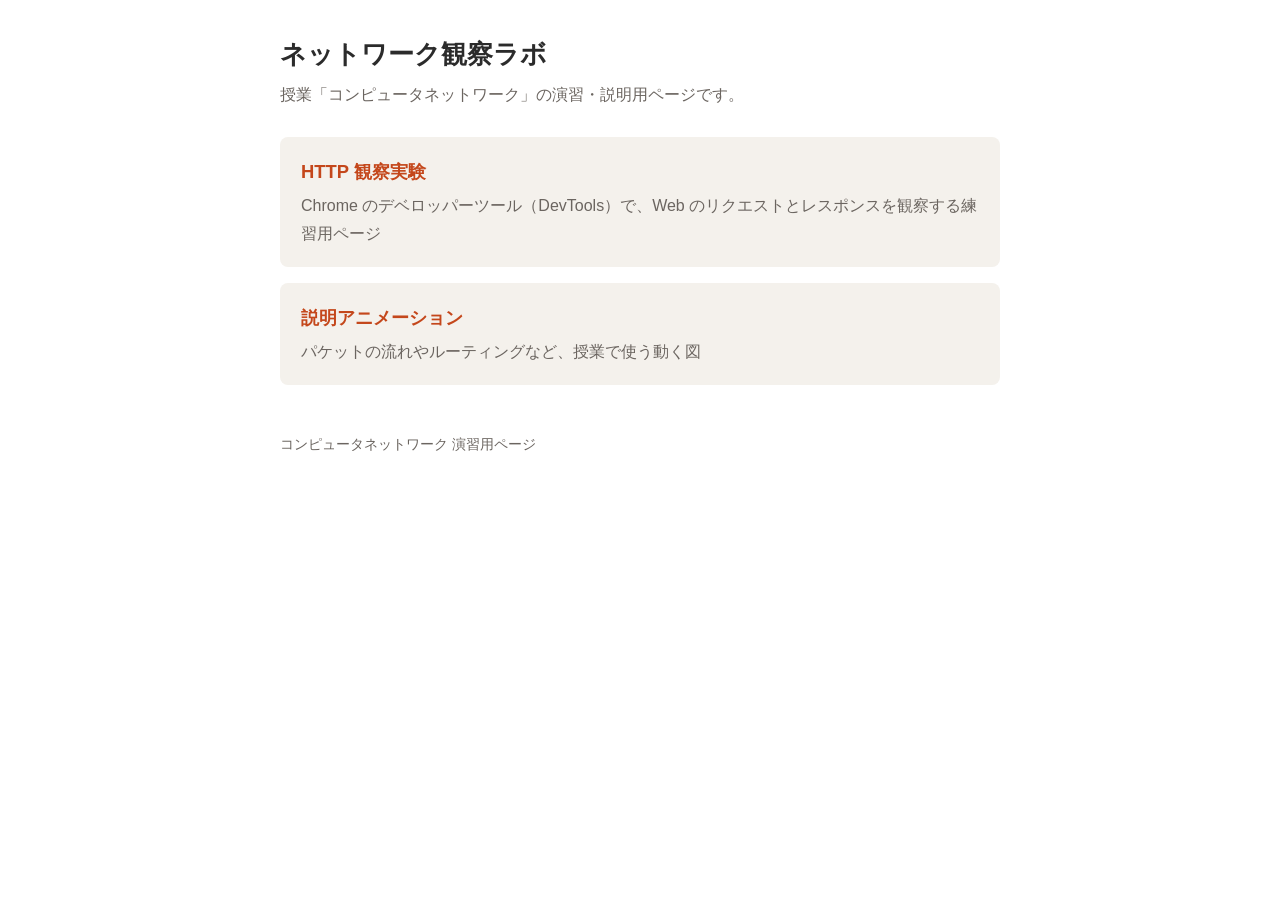
<file: index.html>
<!DOCTYPE html>
<html lang="ja">
<head>
<meta charset="utf-8">
<meta name="viewport" content="width=device-width, initial-scale=1">
<title>ネットワーク観察ラボ</title>
<link rel="icon" href="data:,">
<style>
  /* http-exp/css/style.css と同じ配色（トップは単独で表示できるようインライン） */
  :root { --ink:#2b2b2b; --muted:#6b6560; --accent:#c4471b; --bg:#ffffff; --panel:#f4f1ec; --line:#ddd6cc; }
  * { box-sizing: border-box; }
  body { margin:0; background:var(--bg); color:var(--ink);
    font-family: "Hiragino Sans","Hiragino Kaku Gothic ProN","Meiryo","Yu Gothic",sans-serif; line-height:1.75; }
  main { max-width: 760px; margin: 0 auto; padding: 32px 20px 64px; }
  h1 { font-size: 1.6rem; margin: 0 0 4px; }
  .lead { color: var(--muted); margin-top: 0; }
  .cards { display: grid; gap: 16px; margin-top: 28px; }
  .card { display: block; background: var(--panel); border-radius: 8px; padding: 18px 20px;
    text-decoration: none; color: var(--ink); border: 1px solid transparent; }
  .card:hover { border-color: var(--line); background: #efebe4; }
  .card h2 { margin: 0 0 4px; font-size: 1.15rem; color: var(--accent); }
  .card p { margin: 0; color: var(--muted); }
  footer { margin-top: 48px; color: var(--muted); font-size: .85rem; }
</style>
</head>
<body>
<main>
  <h1>ネットワーク観察ラボ</h1>
  <p class="lead">授業「コンピュータネットワーク」の演習・説明用ページです。</p>

  <div class="cards">
    <a class="card" href="http-exp/">
      <h2>HTTP 観察実験</h2>
      <p>Chrome のデベロッパーツール（DevTools）で、Web のリクエストとレスポンスを観察する練習用ページ</p>
    </a>
    <a class="card" href="animations/">
      <h2>説明アニメーション</h2>
      <p>パケットの流れやルーティングなど、授業で使う動く図</p>
    </a>
  </div>

  <footer>コンピュータネットワーク 演習用ページ</footer>
</main>
</body>
</html>
</file>
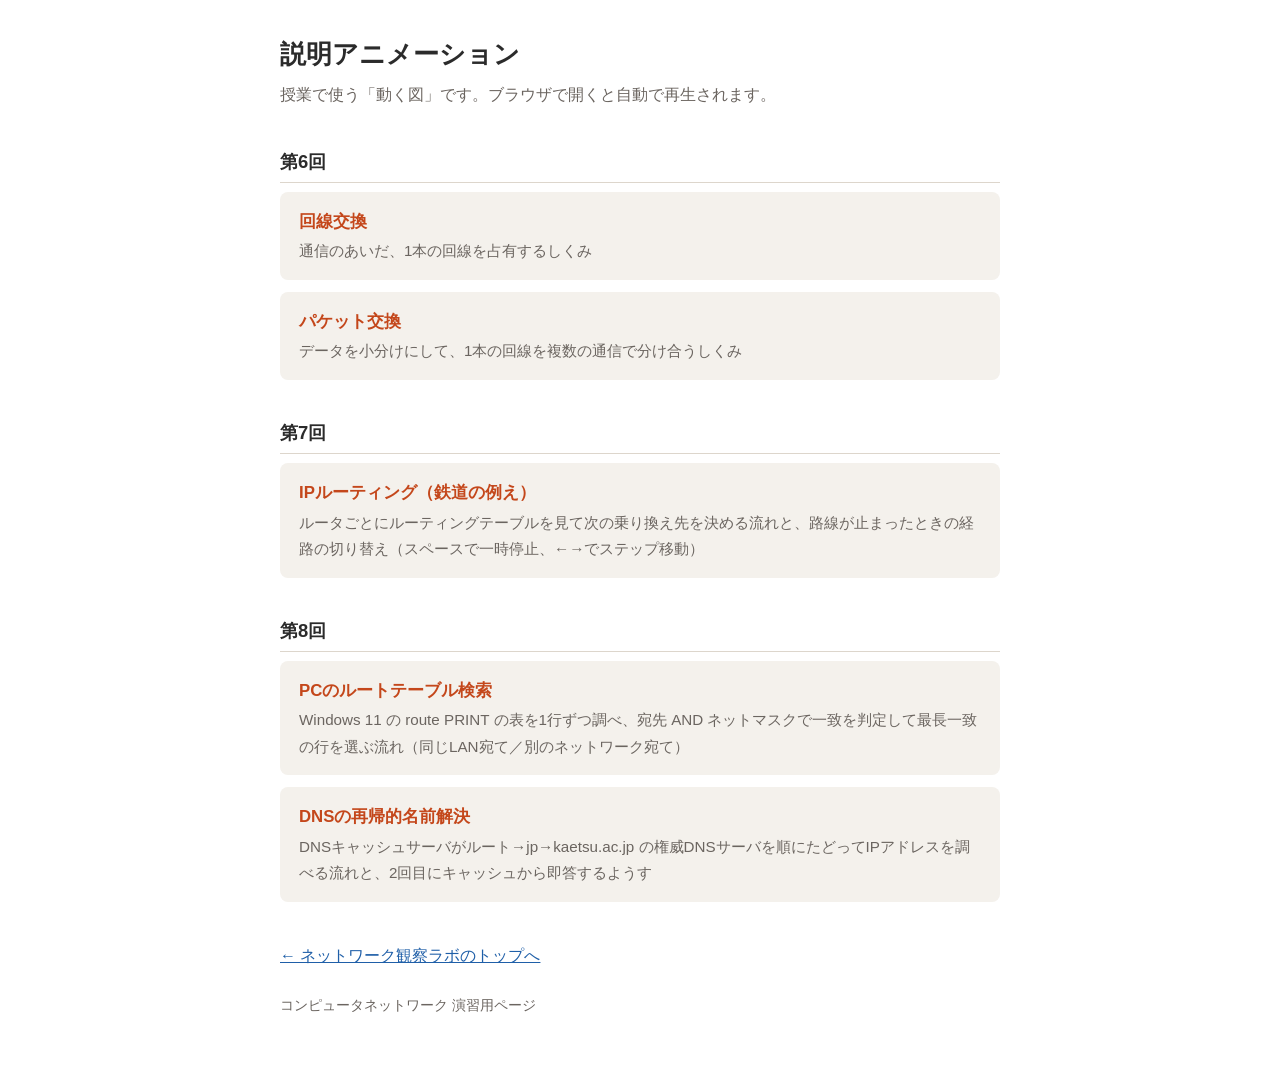
<file: animations/index.html>
<!DOCTYPE html>
<html lang="ja">
<head>
<meta charset="utf-8">
<meta name="viewport" content="width=device-width, initial-scale=1">
<title>説明アニメーション｜ネットワーク観察ラボ</title>
<link rel="icon" href="data:,">
<style>
  :root { --ink:#2b2b2b; --muted:#6b6560; --accent:#c4471b; --bg:#ffffff; --panel:#f4f1ec; --line:#ddd6cc; }
  * { box-sizing: border-box; }
  body { margin:0; background:var(--bg); color:var(--ink);
    font-family: "Hiragino Sans","Hiragino Kaku Gothic ProN","Meiryo","Yu Gothic",sans-serif; line-height:1.75; }
  main { max-width: 760px; margin: 0 auto; padding: 32px 20px 64px; }
  h1 { font-size: 1.6rem; margin: 0 0 4px; }
  h2 { font-size: 1.15rem; margin: 2em 0 .5em; padding-bottom: 4px; border-bottom: 1px solid var(--line); }
  .lead { color: var(--muted); margin-top: 0; }
  .cards { display: grid; gap: 12px; }
  .card { display: block; background: var(--panel); border-radius: 8px; padding: 14px 18px;
    text-decoration: none; color: var(--ink); border: 1px solid transparent; }
  .card:hover { border-color: var(--line); background: #efebe4; }
  .card h3 { margin: 0 0 2px; font-size: 1.05rem; color: var(--accent); }
  .card p { margin: 0; color: var(--muted); font-size: .95rem; }
  .back { margin-top: 40px; }
  a { color: #1f5fa8; }
  footer { margin-top: 24px; color: var(--muted); font-size: .85rem; }
</style>
</head>
<body>
<main>
  <h1>説明アニメーション</h1>
  <p class="lead">授業で使う「動く図」です。ブラウザで開くと自動で再生されます。</p>

  <h2>第6回</h2>
  <div class="cards">
    <a class="card" href="2026-06-CircuitSwitching.html">
      <h3>回線交換</h3>
      <p>通信のあいだ、1本の回線を占有するしくみ</p>
    </a>
    <a class="card" href="2026-06-PacketSwitching-Anime.html">
      <h3>パケット交換</h3>
      <p>データを小分けにして、1本の回線を複数の通信で分け合うしくみ</p>
    </a>
  </div>

  <h2>第7回</h2>
  <div class="cards">
    <a class="card" href="2026-07-Routing-Anime.html">
      <h3>IPルーティング（鉄道の例え）</h3>
      <p>ルータごとにルーティングテーブルを見て次の乗り換え先を決める流れと、路線が止まったときの経路の切り替え（スペースで一時停止、←→でステップ移動）</p>
    </a>
  </div>

  <h2>第8回</h2>
  <div class="cards">
    <a class="card" href="2026-08-RouteTable-Anime.html">
      <h3>PCのルートテーブル検索</h3>
      <p>Windows 11 の route PRINT の表を1行ずつ調べ、宛先 AND ネットマスクで一致を判定して最長一致の行を選ぶ流れ（同じLAN宛て／別のネットワーク宛て）</p>
    </a>
    <a class="card" href="2026-08-DNS-Resolve-Anime.html">
      <h3>DNSの再帰的名前解決</h3>
      <p>DNSキャッシュサーバがルート→jp→kaetsu.ac.jp の権威DNSサーバを順にたどってIPアドレスを調べる流れと、2回目にキャッシュから即答するようす</p>
    </a>
  </div>

  <p class="back"><a href="../">← ネットワーク観察ラボのトップへ</a></p>
  <footer>コンピュータネットワーク 演習用ページ</footer>
</main>
</body>
</html>
</file>
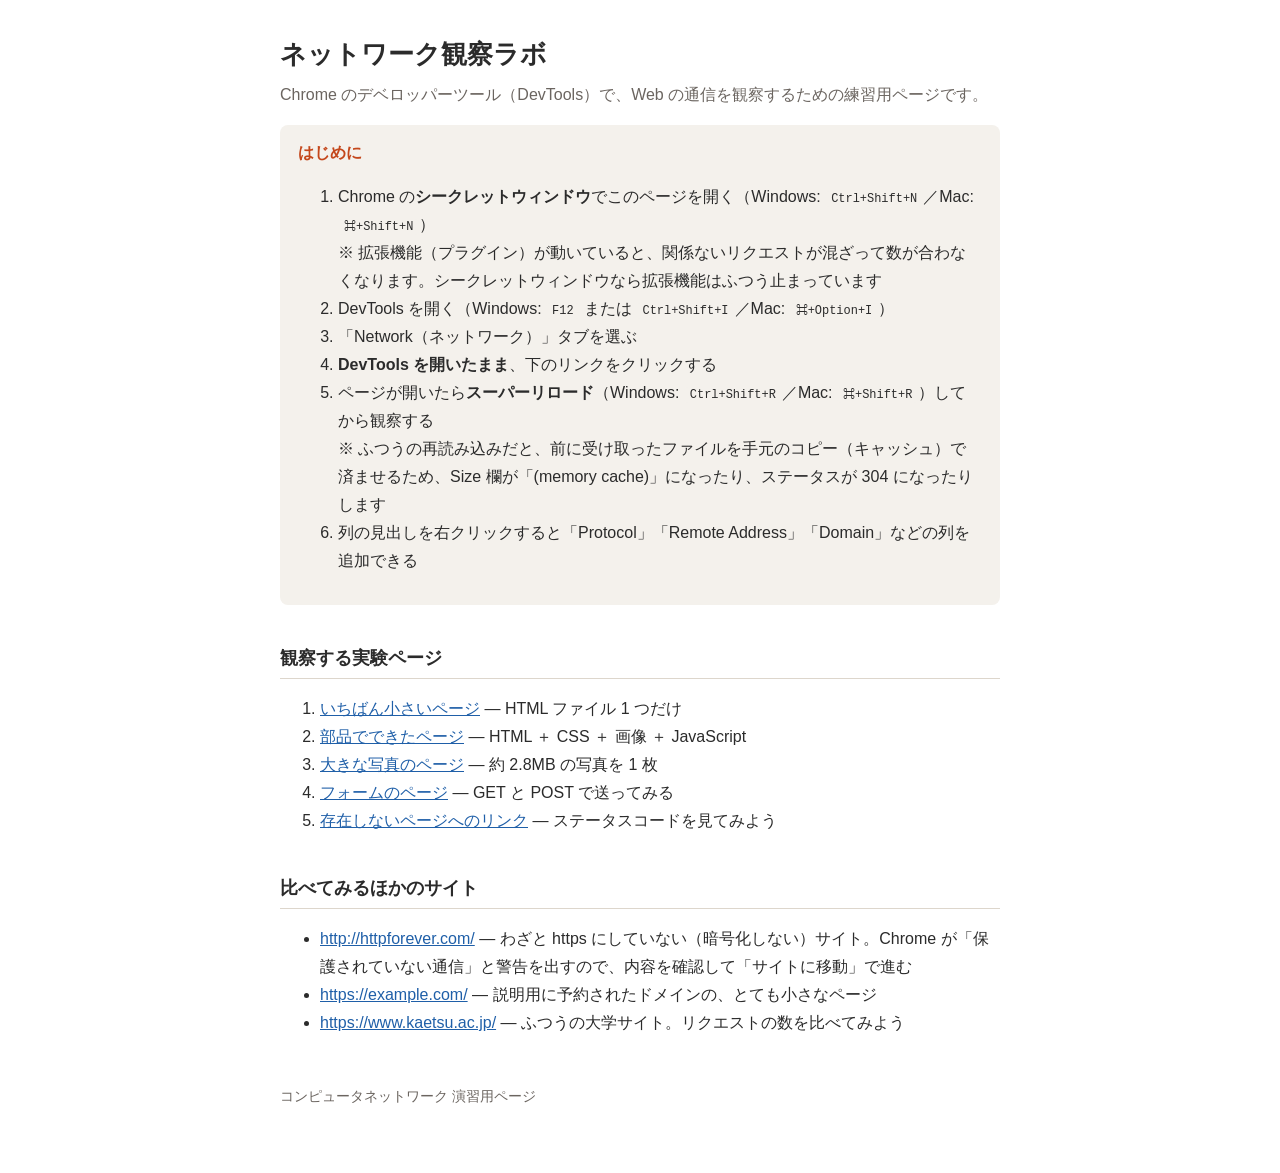
<file: http-exp/index.html>
<!DOCTYPE html>
<html lang="ja">
<head>
<meta charset="utf-8">
<meta name="viewport" content="width=device-width, initial-scale=1">
<title>ネットワーク観察ラボ</title>
<link rel="icon" href="data:,">
<link rel="stylesheet" href="css/style.css">
</head>
<body>
<main>
  <h1>ネットワーク観察ラボ</h1>
  <p class="lead">Chrome のデベロッパーツール（DevTools）で、Web の通信を観察するための練習用ページです。</p>

  <div class="panel">
    <h3>はじめに</h3>
    <ol>
      <li>Chrome の<strong>シークレットウィンドウ</strong>でこのページを開く（Windows: <code>Ctrl+Shift+N</code>／Mac: <code>⌘+Shift+N</code>）<br>
        ※ 拡張機能（プラグイン）が動いていると、関係ないリクエストが混ざって数が合わなくなります。シークレットウィンドウなら拡張機能はふつう止まっています</li>
      <li>DevTools を開く（Windows: <code>F12</code> または <code>Ctrl+Shift+I</code>／Mac: <code>⌘+Option+I</code>）</li>
      <li>「Network（ネットワーク）」タブを選ぶ</li>
      <li><strong>DevTools を開いたまま</strong>、下のリンクをクリックする</li>
      <li>ページが開いたら<strong>スーパーリロード</strong>（Windows: <code>Ctrl+Shift+R</code>／Mac: <code>⌘+Shift+R</code>）してから観察する<br>
        ※ ふつうの再読み込みだと、前に受け取ったファイルを手元のコピー（キャッシュ）で済ませるため、Size 欄が「(memory cache)」になったり、ステータスが 304 になったりします</li>
      <li>列の見出しを右クリックすると「Protocol」「Remote Address」「Domain」などの列を追加できる</li>
    </ol>
  </div>

  <h2>観察する実験ページ</h2>
  <ol>
    <li><a href="01-minimal.html">いちばん小さいページ</a> — HTML ファイル 1 つだけ</li>
    <li><a href="02-parts.html">部品でできたページ</a> — HTML ＋ CSS ＋ 画像 ＋ JavaScript</li>
    <li><a href="03-big.html">大きな写真のページ</a> — 約 2.8MB の写真を 1 枚</li>
    <li><a href="04-form.html">フォームのページ</a> — GET と POST で送ってみる</li>
    <li><a href="this-page-does-not-exist.html">存在しないページへのリンク</a> — ステータスコードを見てみよう</li>
  </ol>

  <h2>比べてみるほかのサイト</h2>
  <ul>
    <li><a href="http://httpforever.com/">http://httpforever.com/</a> — わざと https にしていない（暗号化しない）サイト。Chrome が「保護されていない通信」と警告を出すので、内容を確認して「サイトに移動」で進む</li>
    <li><a href="https://example.com/">https://example.com/</a> — 説明用に予約されたドメインの、とても小さなページ</li>
    <li><a href="https://www.kaetsu.ac.jp/">https://www.kaetsu.ac.jp/</a> — ふつうの大学サイト。リクエストの数を比べてみよう</li>
  </ul>

  <footer>コンピュータネットワーク 演習用ページ</footer>
</main>
</body>
</html>
</file>
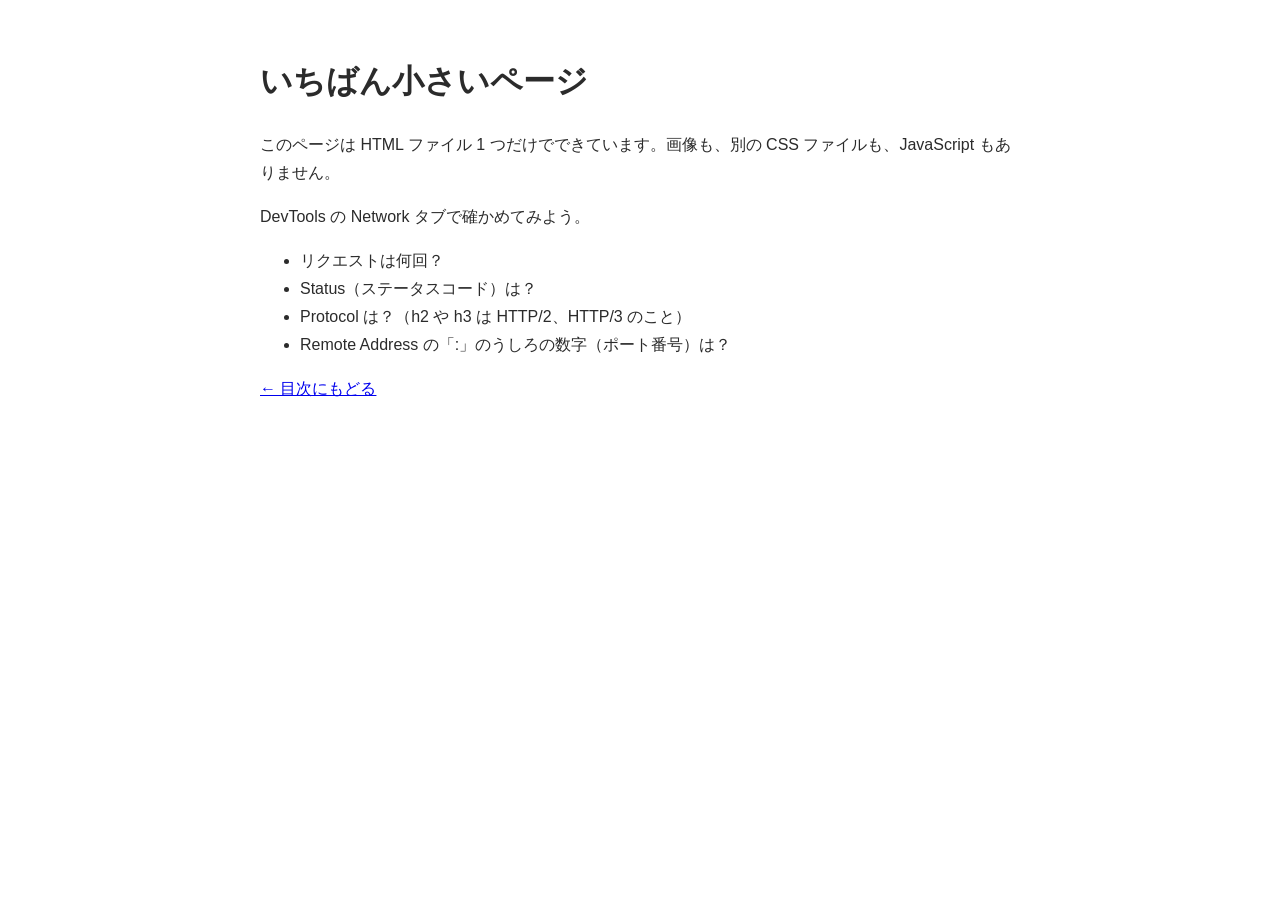
<file: 01-minimal.html>
<!DOCTYPE html>
<html lang="ja">
<head>
<meta charset="utf-8">
<meta name="viewport" content="width=device-width, initial-scale=1">
<title>いちばん小さいページ</title>
<link rel="icon" href="data:,">
<style>
  body { font-family: sans-serif; max-width: 760px; margin: 0 auto; padding: 32px 20px; line-height: 1.75; color: #2b2b2b; }
</style>
</head>
<body>
  <h1>いちばん小さいページ</h1>
  <p>このページは HTML ファイル 1 つだけでできています。画像も、別の CSS ファイルも、JavaScript もありません。</p>
  <p>DevTools の Network タブで確かめてみよう。</p>
  <ul>
    <li>リクエストは何回？</li>
    <li>Status（ステータスコード）は？</li>
    <li>Protocol は？（h2 や h3 は HTTP/2、HTTP/3 のこと）</li>
    <li>Remote Address の「:」のうしろの数字（ポート番号）は？</li>
  </ul>
  <p><a href="./">← 目次にもどる</a></p>
</body>
</html>
</file>
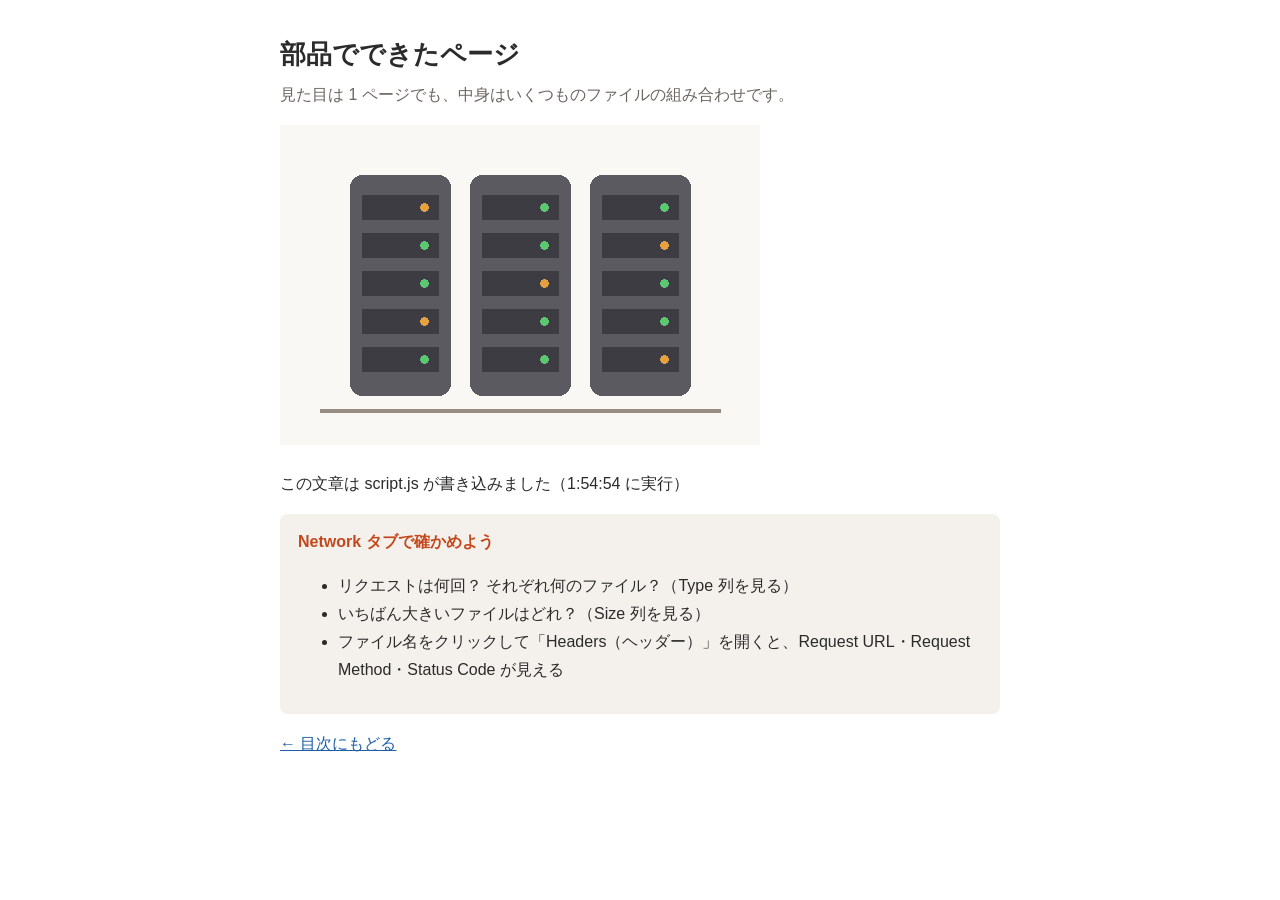
<file: 02-parts.html>
<!DOCTYPE html>
<html lang="ja">
<head>
<meta charset="utf-8">
<meta name="viewport" content="width=device-width, initial-scale=1">
<title>部品でできたページ</title>
<link rel="icon" href="data:,">
<link rel="stylesheet" href="css/style.css">
<script src="js/script.js"></script>
</head>
<body>
<main>
  <h1>部品でできたページ</h1>
  <p class="lead">見た目は 1 ページでも、中身はいくつものファイルの組み合わせです。</p>

  <p><img src="img/server.png" width="480" height="320" alt="サーバのイラスト"></p>
  <p id="js-message">（JavaScript が動くと、ここの文章が書き換わります）</p>

  <div class="panel">
    <h3>Network タブで確かめよう</h3>
    <ul>
      <li>リクエストは何回？ それぞれ何のファイル？（Type 列を見る）</li>
      <li>いちばん大きいファイルはどれ？（Size 列を見る）</li>
      <li>ファイル名をクリックして「Headers（ヘッダー）」を開くと、Request URL・Request Method・Status Code が見える</li>
    </ul>
  </div>
  <p><a href="./">← 目次にもどる</a></p>
</main>
</body>
</html>
</file>
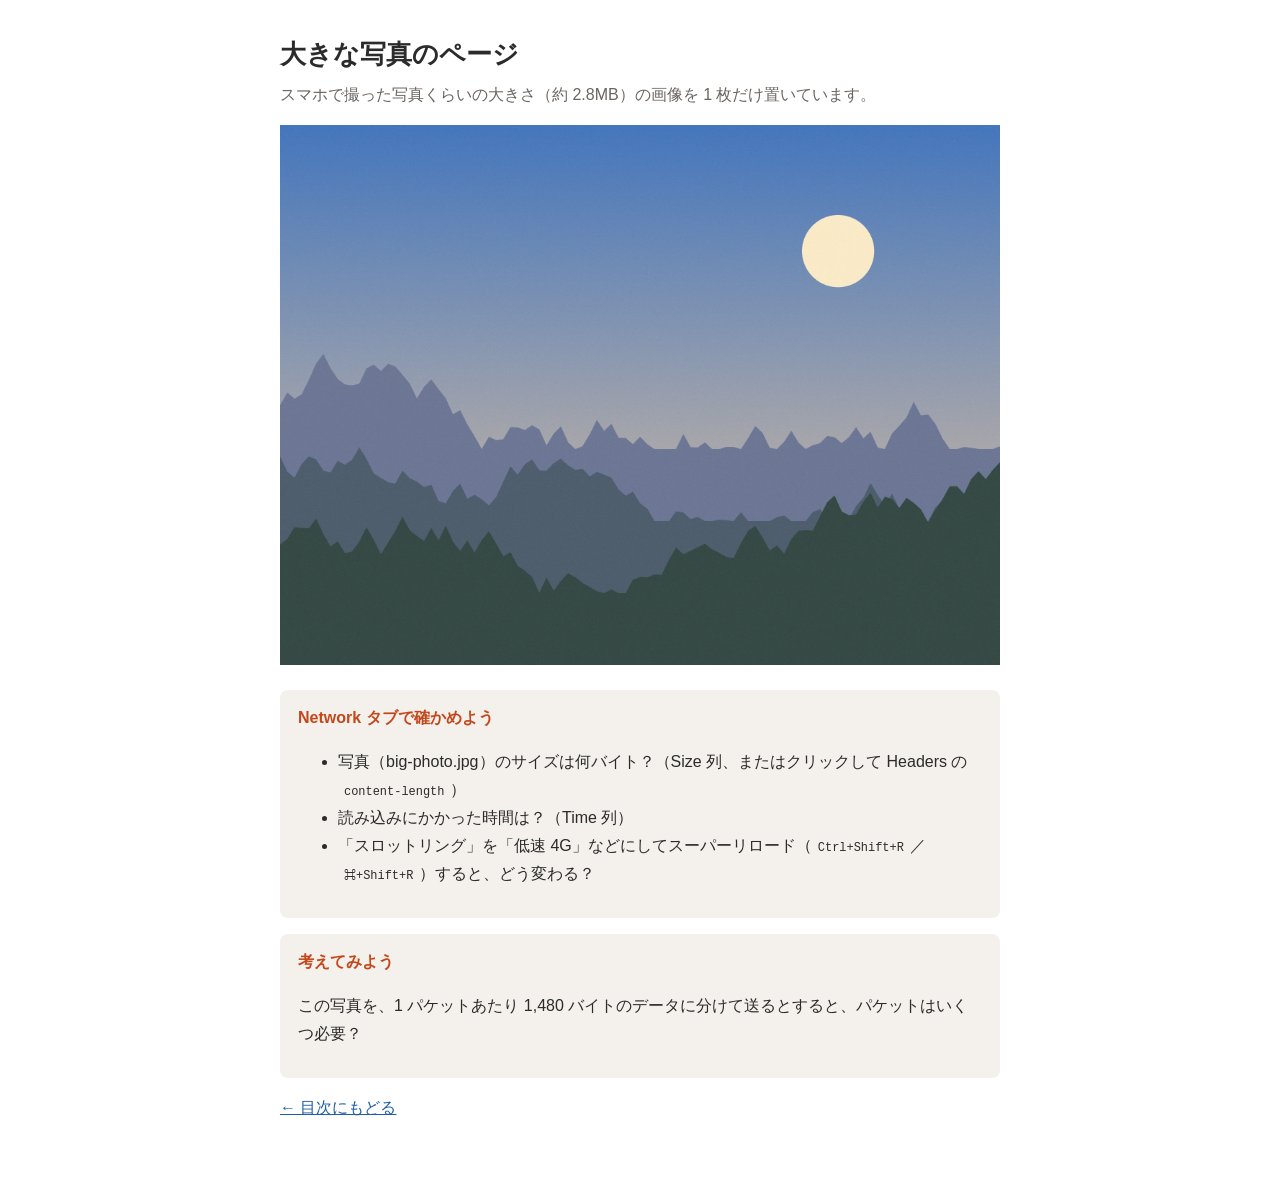
<file: 03-big.html>
<!DOCTYPE html>
<html lang="ja">
<head>
<meta charset="utf-8">
<meta name="viewport" content="width=device-width, initial-scale=1">
<title>大きな写真のページ</title>
<link rel="icon" href="data:,">
<link rel="stylesheet" href="css/style.css">
</head>
<body>
<main>
  <h1>大きな写真のページ</h1>
  <p class="lead">スマホで撮った写真くらいの大きさ（約 2.8MB）の画像を 1 枚だけ置いています。</p>

  <p><img src="img/big-photo.jpg" width="4000" height="3000" alt="山と夕焼けの風景（演習用に作った画像）"></p>

  <div class="panel">
    <h3>Network タブで確かめよう</h3>
    <ul>
      <li>写真（big-photo.jpg）のサイズは何バイト？（Size 列、またはクリックして Headers の <code>content-length</code>）</li>
      <li>読み込みにかかった時間は？（Time 列）</li>
      <li>「スロットリング」を「低速 4G」などにしてスーパーリロード（<code>Ctrl+Shift+R</code>／<code>⌘+Shift+R</code>）すると、どう変わる？</li>
    </ul>
  </div>
  <div class="panel">
    <h3>考えてみよう</h3>
    <p>この写真を、1 パケットあたり 1,480 バイトのデータに分けて送るとすると、パケットはいくつ必要？</p>
  </div>
  <p><a href="./">← 目次にもどる</a></p>
</main>
</body>
</html>
</file>
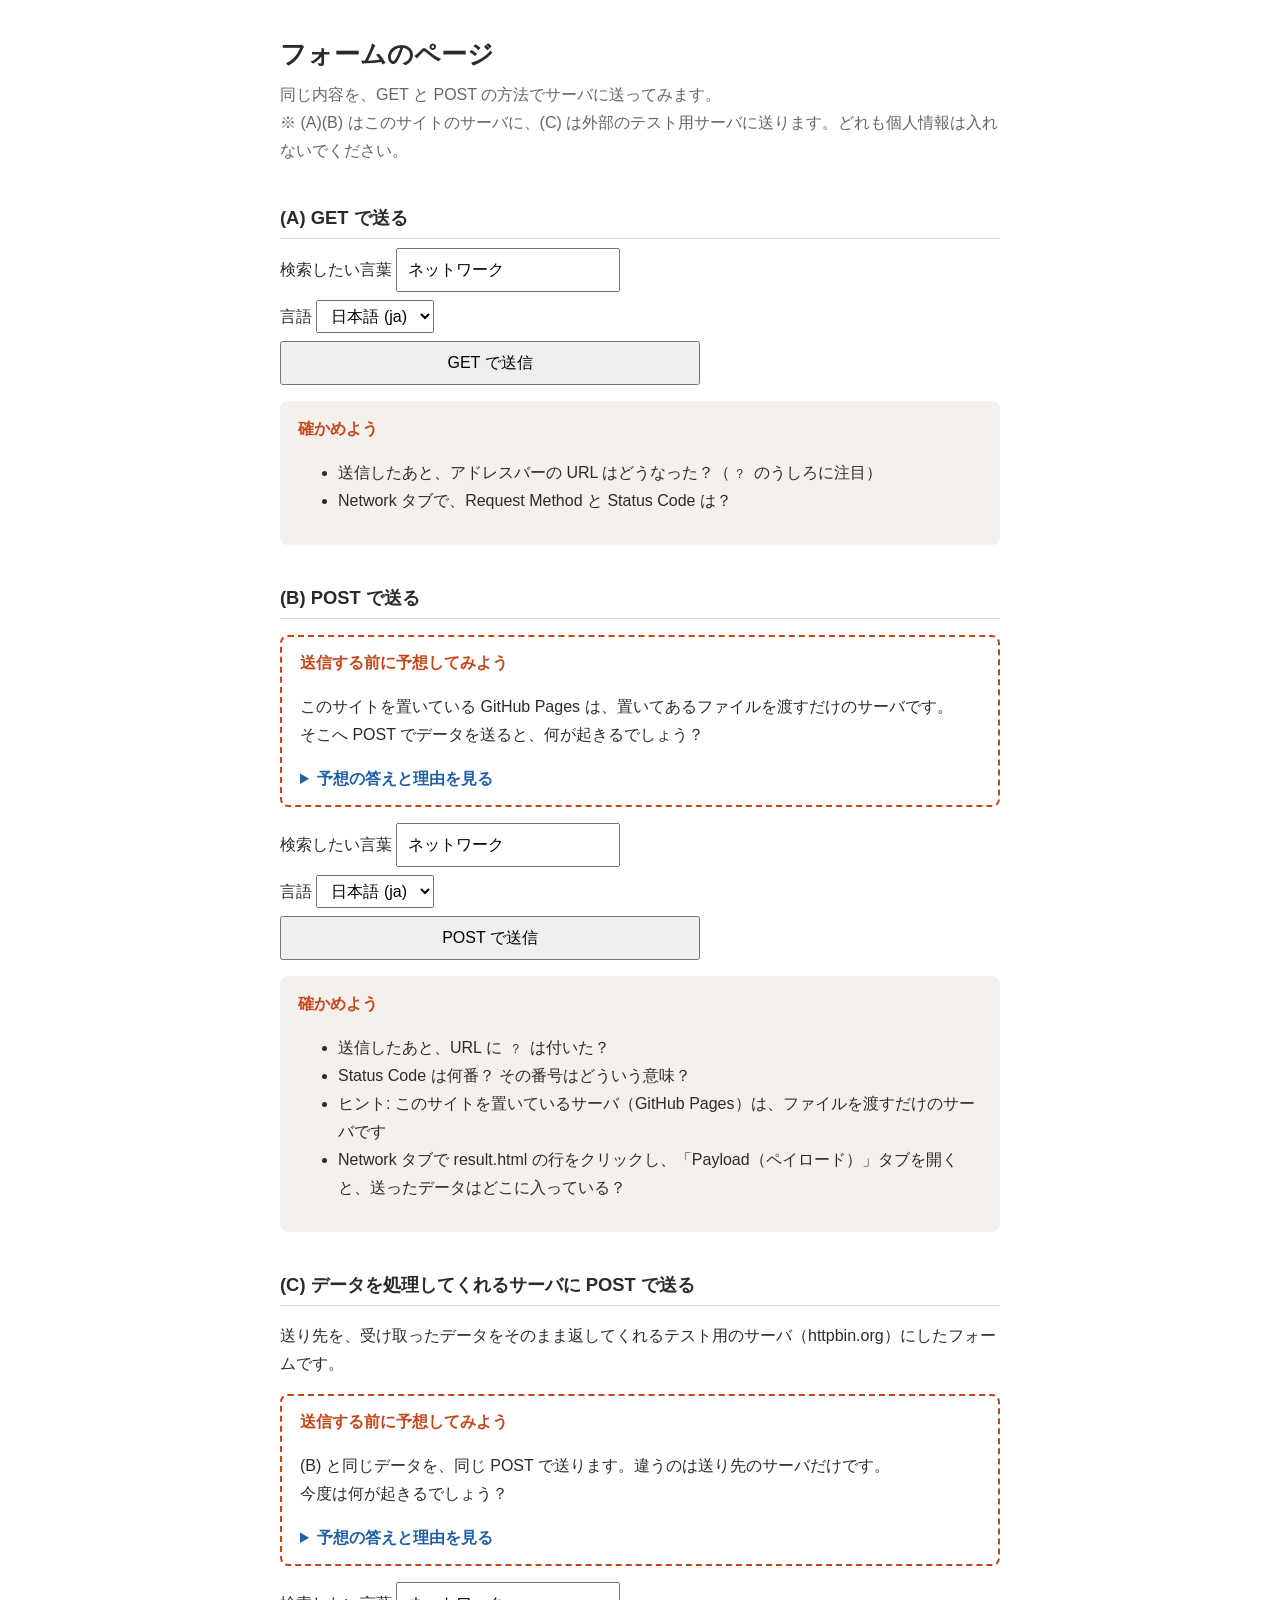
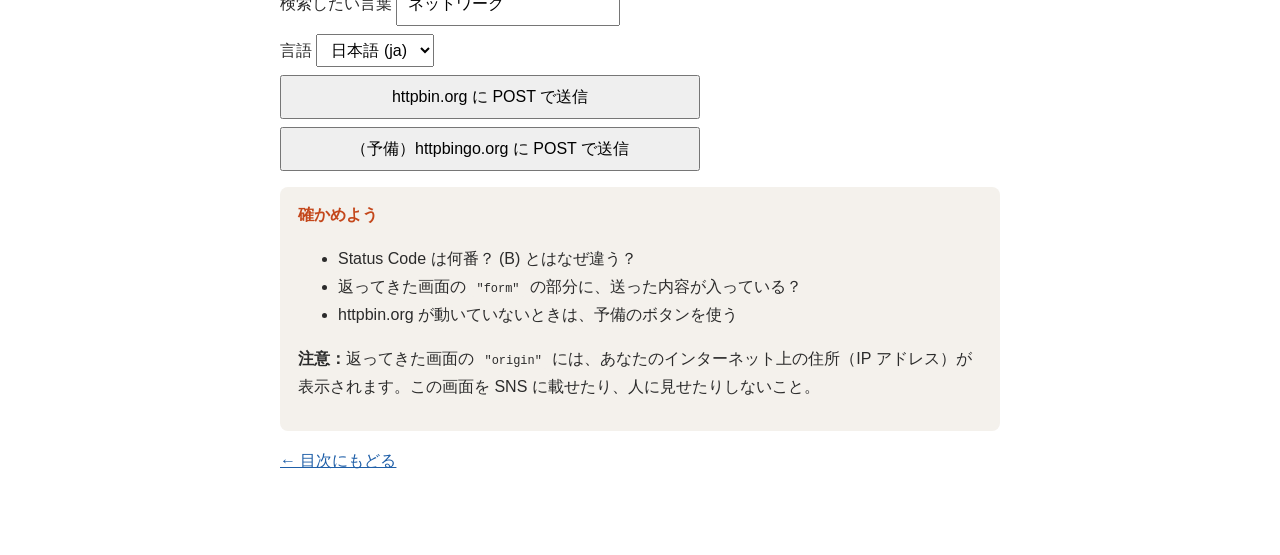
<file: 04-form.html>
<!DOCTYPE html>
<html lang="ja">
<head>
<meta charset="utf-8">
<meta name="viewport" content="width=device-width, initial-scale=1">
<title>フォームのページ</title>
<link rel="icon" href="data:,">
<link rel="stylesheet" href="css/style.css">
<style>
  form { display: grid; gap: 8px; max-width: 420px; }
  input, select, button { font: inherit; padding: 6px 10px; }
  button { cursor: pointer; }
  .predict { border: 2px dashed #c4471b; border-radius: 8px; padding: 12px 18px; margin: 1em 0; }
  .predict h3 { margin: 0 0 4px; font-size: 1rem; color: #c4471b; }
  details { margin-top: 8px; }
  summary { cursor: pointer; font-weight: bold; color: #1f5fa8; }
</style>
</head>
<body>
<main>
  <h1>フォームのページ</h1>
  <p class="lead">同じ内容を、GET と POST の方法でサーバに送ってみます。<br>
  ※ (A)(B) はこのサイトのサーバに、(C) は外部のテスト用サーバに送ります。どれも個人情報は入れないでください。</p>

  <h2>(A) GET で送る</h2>
  <form action="result.html" method="get">
    <label>検索したい言葉 <input type="text" name="q" value="ネットワーク"></label>
    <label>言語
      <select name="lang"><option value="ja">日本語 (ja)</option><option value="en">英語 (en)</option></select>
    </label>
    <button type="submit">GET で送信</button>
  </form>
  <div class="panel">
    <h3>確かめよう</h3>
    <ul>
      <li>送信したあと、アドレスバーの URL はどうなった？（<code>?</code> のうしろに注目）</li>
      <li>Network タブで、Request Method と Status Code は？</li>
    </ul>
  </div>

  <h2>(B) POST で送る</h2>
  <div class="predict">
    <h3>送信する前に予想してみよう</h3>
    <p>このサイトを置いている GitHub Pages は、置いてあるファイルを渡すだけのサーバです。<br>
    そこへ POST でデータを送ると、何が起きるでしょう？</p>
    <details>
      <summary>予想の答えと理由を見る</summary>
      <ul>
        <li><strong>何が起きる？</strong> エラーになります。ステータスコードは <strong>405（Method Not Allowed）</strong>。画面には「このページは動作していません」などと表示されます。</li>
        <li><strong>なぜ？</strong> POST は「このデータを受け取って、何か処理してください」という頼み方です。でも GitHub Pages には、送られたデータを受け取って処理するプログラムがありません。そこで「その送り方（メソッド）は受け付けていません」と断ります。</li>
        <li><strong>見どころ：</strong> URL に <code>?</code> は付きません。それでも Network タブで result.html の行の「Payload（ペイロード）」を開くと、送ったデータが入っています。データはちゃんと届いていて、サーバに断られただけです。</li>
      </ul>
      <p>※ エラー画面が出たあとに再読み込みすると、もう一度送信するか確認されます。再読み込みはせず「戻る」で戻りましょう。</p>
    </details>
  </div>
  <form action="result.html" method="post">
    <label>検索したい言葉 <input type="text" name="q" value="ネットワーク"></label>
    <label>言語
      <select name="lang"><option value="ja">日本語 (ja)</option><option value="en">英語 (en)</option></select>
    </label>
    <button type="submit">POST で送信</button>
  </form>
  <div class="panel">
    <h3>確かめよう</h3>
    <ul>
      <li>送信したあと、URL に <code>?</code> は付いた？</li>
      <li>Status Code は何番？ その番号はどういう意味？</li>
      <li>ヒント: このサイトを置いているサーバ（GitHub Pages）は、ファイルを渡すだけのサーバです</li>
      <li>Network タブで result.html の行をクリックし、「Payload（ペイロード）」タブを開くと、送ったデータはどこに入っている？</li>
    </ul>
  </div>

  <h2>(C) データを処理してくれるサーバに POST で送る</h2>
  <p>送り先を、受け取ったデータをそのまま返してくれるテスト用のサーバ（httpbin.org）にしたフォームです。</p>
  <div class="predict">
    <h3>送信する前に予想してみよう</h3>
    <p>(B) と同じデータを、同じ POST で送ります。違うのは送り先のサーバだけです。<br>
    今度は何が起きるでしょう？</p>
    <details>
      <summary>予想の答えと理由を見る</summary>
      <ul>
        <li><strong>何が起きる？</strong> 成功します。ステータスコードは <strong>200（OK）</strong>。画面には、送った内容が <code>"form"</code> の欄に入った文字の一覧（JSON という形式）が表示されます。</li>
        <li><strong>なぜ？</strong> httpbin.org では、POST で送られたデータを受け取って処理するプログラムが動いています（ここでの処理は「受け取った内容をそのまま返す」こと）。</li>
        <li><strong>見どころ：</strong> 同じデータ・同じ POST でも、(B) は 405、(C) は 200。結果は「受け取る側のサーバが、その頼み方に対応しているか」で決まります。</li>
      </ul>
    </details>
  </div>
  <form action="https://httpbin.org/post" method="post">
    <label>検索したい言葉 <input type="text" name="q" value="ネットワーク"></label>
    <label>言語
      <select name="lang"><option value="ja">日本語 (ja)</option><option value="en">英語 (en)</option></select>
    </label>
    <button type="submit">httpbin.org に POST で送信</button>
    <button type="submit" formaction="https://httpbingo.org/post">（予備）httpbingo.org に POST で送信</button>
  </form>
  <div class="panel">
    <h3>確かめよう</h3>
    <ul>
      <li>Status Code は何番？ (B) とはなぜ違う？</li>
      <li>返ってきた画面の <code>"form"</code> の部分に、送った内容が入っている？</li>
      <li>httpbin.org が動いていないときは、予備のボタンを使う</li>
    </ul>
    <p><strong>注意：</strong>返ってきた画面の <code>"origin"</code> には、あなたのインターネット上の住所（IP アドレス）が表示されます。この画面を SNS に載せたり、人に見せたりしないこと。</p>
  </div>
  <p><a href="./">← 目次にもどる</a></p>
</main>
</body>
</html>
</file>
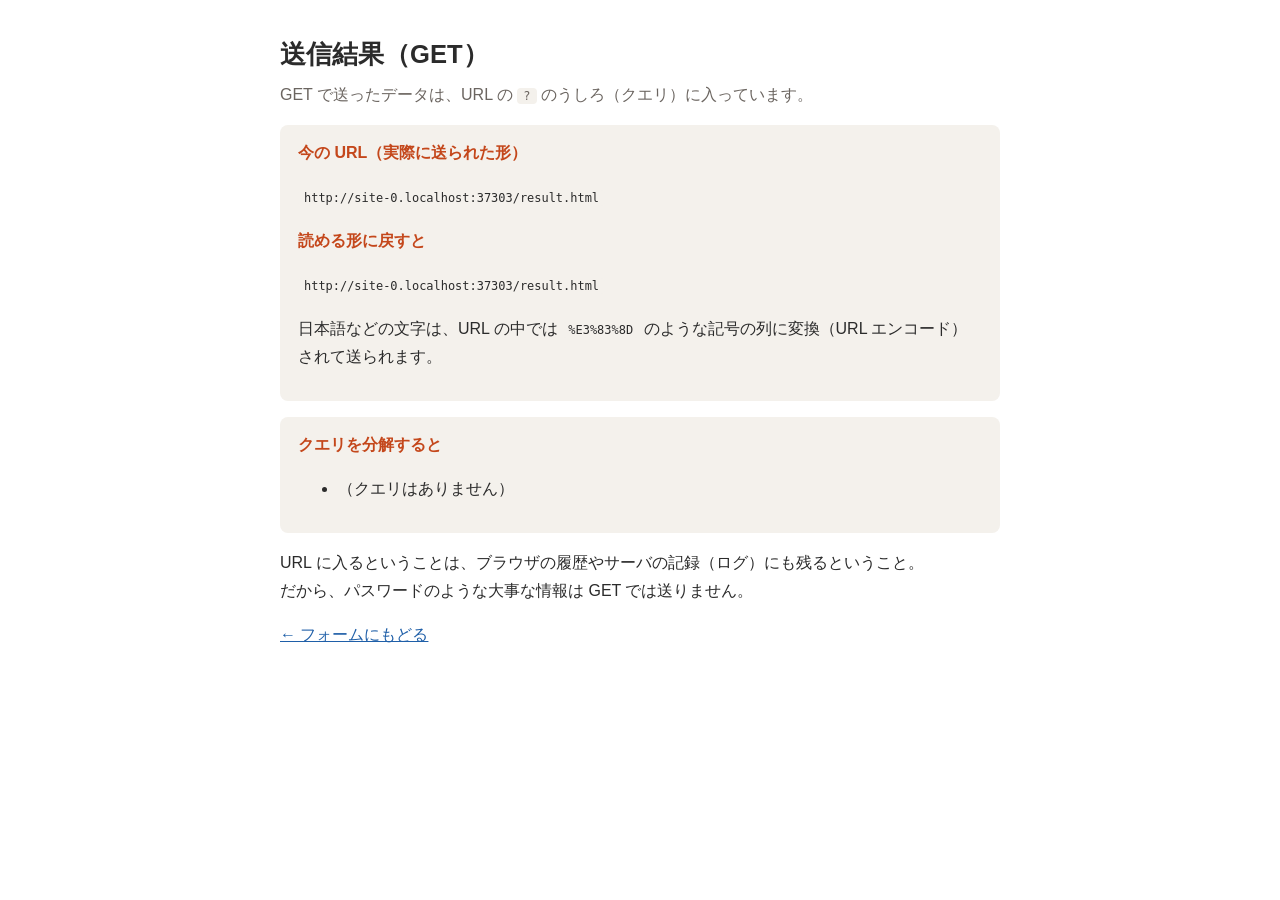
<file: result.html>
<!DOCTYPE html>
<html lang="ja">
<head>
<meta charset="utf-8">
<meta name="viewport" content="width=device-width, initial-scale=1">
<title>送信結果（GET）</title>
<link rel="icon" href="data:,">
<link rel="stylesheet" href="css/style.css">
</head>
<body>
<main>
  <h1>送信結果（GET）</h1>
  <p class="lead">GET で送ったデータは、URL の <code>?</code> のうしろ（クエリ）に入っています。</p>

  <div class="panel">
    <h3>今の URL（実際に送られた形）</h3>
    <p><code id="url-raw" style="word-break: break-all;"></code></p>
    <h3>読める形に戻すと</h3>
    <p><code id="url"></code></p>
    <p>日本語などの文字は、URL の中では <code>%E3%83%8D</code> のような記号の列に変換（URL エンコード）されて送られます。</p>
  </div>
  <div class="panel">
    <h3>クエリを分解すると</h3>
    <ul id="params"></ul>
  </div>
  <p>URL に入るということは、ブラウザの履歴やサーバの記録（ログ）にも残るということ。<br>
  だから、パスワードのような大事な情報は GET では送りません。</p>
  <p><a href="04-form.html">← フォームにもどる</a></p>
</main>
<script>
  document.getElementById('url-raw').textContent = location.href;
  document.getElementById('url').textContent = decodeURIComponent(location.href);
  var list = document.getElementById('params');
  var p = new URLSearchParams(location.search);
  var n = 0;
  p.forEach(function (value, key) {
    var li = document.createElement('li');
    li.textContent = key + ' は「' + value + '」';
    list.appendChild(li); n++;
  });
  if (n === 0) {
    var li = document.createElement('li');
    li.textContent = '（クエリはありません）';
    list.appendChild(li);
  }
</script>
</body>
</html>
</file>
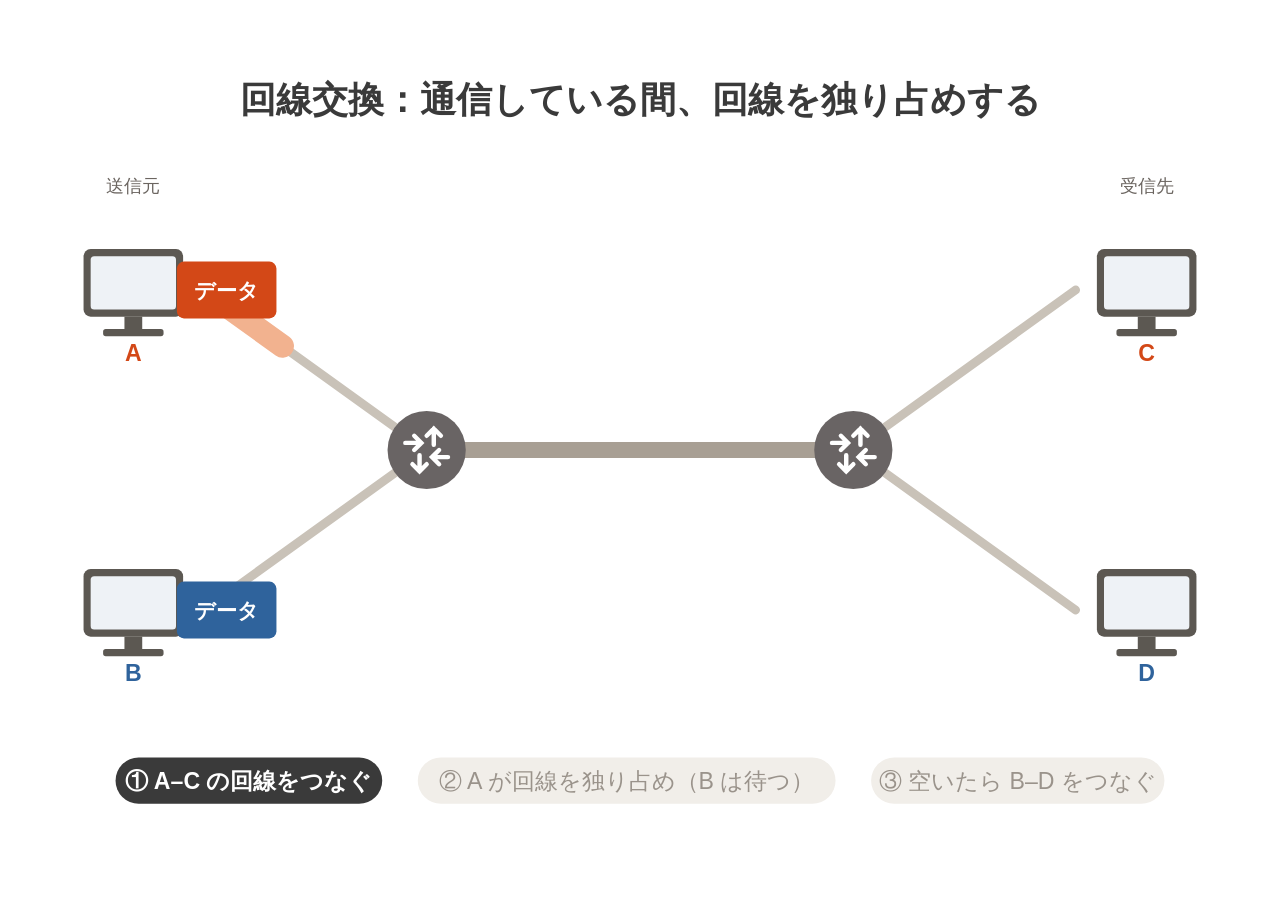
<file: animations/2026-06-CircitSwitching.html>
<!DOCTYPE html>
<html lang="ja">
<head>
<meta charset="utf-8">
<title>回線交換アニメーション</title>
<style>
  html, body { margin: 0; background: #ffffff; }
  body { display: flex; justify-content: center; align-items: center; min-height: 100vh; }
  svg { width: 100vw; max-width: 1440px; height: auto; display: block;
        font-family: "Noto Sans CJK JP", "Hiragino Sans", "Hiragino Kaku Gothic ProN", "Meiryo", sans-serif; }
</style>
</head>
<body>
<svg id="stage" viewBox="0 0 1440 900" xmlns="http://www.w3.org/2000/svg">
  <defs>
    <g id="pc">
      <rect x="-56" y="-46" width="112" height="76" rx="8" fill="#5c5852"/>
      <rect x="-48" y="-38" width="96" height="60" rx="4" fill="#eef2f6"/>
      <rect x="-10" y="30" width="20" height="14" fill="#5c5852"/>
      <rect x="-34" y="44" width="68" height="8" rx="3" fill="#5c5852"/>
    </g>
    <g id="router">
      <circle r="44" fill="#696464"/>
      <g stroke="#ffffff" stroke-width="5" stroke-linecap="round" fill="none">
        <path d="M-24 -8 H-6 M-14 -16 L-6 -8 L-14 0"/>
        <path d="M24 8 H6 M14 0 L6 8 L14 16"/>
        <path d="M8 -24 V-6 M0 -14 L8 -6 L16 -14" transform="rotate(180 8 -15)"/>
        <path d="M-8 24 V6 M-16 14 L-8 6 L0 14" transform="rotate(180 -8 15)"/>
      </g>
    </g>
  </defs>

  <text x="720" y="70" text-anchor="middle" font-size="40" font-weight="700" fill="#3a3a3a">回線交換：通信している間、回線を独り占めする</text>

  <!-- base links -->
  <g stroke="#c9c2b8" stroke-width="10" stroke-linecap="round">
    <line x1="230" y1="270" x2="480" y2="450"/>
    <line x1="230" y1="630" x2="480" y2="450"/>
    <line x1="960" y1="450" x2="1210" y2="270"/>
    <line x1="960" y1="450" x2="1210" y2="630"/>
  </g>
  <line x1="480" y1="450" x2="960" y2="450" stroke="#a89f94" stroke-width="18" stroke-linecap="round"/>

  <!-- circuits (reserved path + data stream) -->
  <path id="circA" d="M230 270 L480 450 L960 450 L1210 270" fill="none" stroke="#f2b28f" stroke-width="26" stroke-linecap="round" stroke-linejoin="round" opacity="0"/>
  <path id="strA"  d="M230 270 L480 450 L960 450 L1210 270" fill="none" stroke="#D34817" stroke-width="10" stroke-dasharray="34 18" stroke-linejoin="round" opacity="0"/>
  <path id="circB" d="M230 630 L480 450 L960 450 L1210 630" fill="none" stroke="#a9c1de" stroke-width="26" stroke-linecap="round" stroke-linejoin="round" opacity="0"/>
  <path id="strB"  d="M230 630 L480 450 L960 450 L1210 630" fill="none" stroke="#2F639C" stroke-width="10" stroke-dasharray="34 18" stroke-linejoin="round" opacity="0"/>

  <!-- nodes -->
  <use href="#pc" x="150" y="270"/><text x="150" y="350" text-anchor="middle" font-size="26" font-weight="700" fill="#D34817">A</text>
  <use href="#pc" x="150" y="630"/><text x="150" y="710" text-anchor="middle" font-size="26" font-weight="700" fill="#2F639C">B</text>
  <use href="#pc" x="1290" y="270"/><text x="1290" y="350" text-anchor="middle" font-size="26" font-weight="700" fill="#D34817">C</text>
  <use href="#pc" x="1290" y="630"/><text x="1290" y="710" text-anchor="middle" font-size="26" font-weight="700" fill="#2F639C">D</text>
  <text x="150" y="160" text-anchor="middle" font-size="20" fill="#6b6560">送信元</text>
  <text x="1290" y="160" text-anchor="middle" font-size="20" fill="#6b6560">受信先</text>
  <use href="#router" x="480" y="450"/>
  <use href="#router" x="960" y="450"/>

  <!-- status label on the shared line -->
  <g id="useA" opacity="0">
    <rect x="590" y="486" width="260" height="44" rx="22" fill="#D34817"/>
    <text x="720" y="516" text-anchor="middle" font-size="22" fill="#fff">A–C 専用で使用中</text>
  </g>
  <g id="useB" opacity="0">
    <rect x="590" y="486" width="260" height="44" rx="22" fill="#2F639C"/>
    <text x="720" y="516" text-anchor="middle" font-size="22" fill="#fff">B–D 専用で使用中</text>
  </g>

  <!-- B waiting -->
  <g id="waitB" opacity="0">
    <rect x="205" y="680" width="270" height="44" rx="22" fill="#3a3a3a"/>
    <text x="340" y="710" text-anchor="middle" font-size="21" fill="#fff">回線が空くまで待つ…</text>
  </g>

  <!-- data blocks -->
  <g id="dataA"><rect x="-56" y="-32" width="112" height="64" rx="8" fill="#D34817"/><text y="9" text-anchor="middle" font-size="24" font-weight="700" fill="#fff">データ</text></g>
  <g id="dataB"><rect x="-56" y="-32" width="112" height="64" rx="8" fill="#2F639C"/><text y="9" text-anchor="middle" font-size="24" font-weight="700" fill="#fff">データ</text></g>
  <g id="dataC"><rect x="-56" y="-32" width="112" height="64" rx="8" fill="#D34817"/><text y="9" text-anchor="middle" font-size="24" font-weight="700" fill="#fff">データ</text></g>
  <g id="dataD"><rect x="-56" y="-32" width="112" height="64" rx="8" fill="#2F639C"/><text y="9" text-anchor="middle" font-size="24" font-weight="700" fill="#fff">データ</text></g>

  <g id="steps" font-size="26"></g>
</svg>

<script>
(function () {
  const NS = 'http://www.w3.org/2000/svg';
  const DUR = 12;
  const $ = id => document.getElementById(id);
  const c01 = x => Math.max(0, Math.min(1, x));
  const ease = x => { x = c01(x); return x * x * (3 - 2 * x); };
  const win = (t, a, b, f = 0.3) => c01((t - a) / f) * (1 - c01((t - b) / f));   // fade in at a, out at b
  const LEN = $('circA').getTotalLength();

  const steps = ['① A–C の回線をつなぐ', '② A が回線を独り占め（B は待つ）', '③ 空いたら B–D をつなぐ'];
  const stepWin = [[0.8, 2.2], [2.2, 5.8], [5.8, 10.6]];
  const widths = [300, 470, 330], xs = [130, 470, 980];
  const stepEls = steps.map((s, i) => {
    const g = document.createElementNS(NS, 'g'); g.setAttribute('transform', `translate(${xs[i]},830)`); $('steps').appendChild(g);
    const r = document.createElementNS(NS, 'rect'); Object.entries({ x: 0, y: -34, width: widths[i], height: 52, rx: 26 }).forEach(([k, v]) => r.setAttribute(k, v)); g.appendChild(r);
    const t = document.createElementNS(NS, 'text'); t.setAttribute('x', widths[i] / 2); t.setAttribute('y', 1); t.setAttribute('text-anchor', 'middle'); t.textContent = s; g.appendChild(t);
    return { r, t };
  });

  function place(id, x, y, o, s = 1) { const e = $(id); e.setAttribute('transform', `translate(${x},${y}) scale(${s})`); e.setAttribute('opacity', o); }

  window.render = function (t) {
    t = ((t % DUR) + DUR) % DUR;
    const fade = 1 - c01((t - 11.3) / 0.6);
    const fin = c01(t / 0.4);

    // A–C circuit: connect 0.8–2.0, stream 2.2–5.4, release 5.5–6.0
    const cA = ease((t - 0.8) / 1.2), relA = 1 - c01((t - 5.5) / 0.5);
    const eA = $('circA'); eA.setAttribute('stroke-dasharray', LEN); eA.setAttribute('stroke-dashoffset', LEN * (1 - cA)); eA.setAttribute('opacity', (t >= 0.8 ? 1 : 0) * relA);
    const sA = $('strA'); sA.setAttribute('stroke-dashoffset', -t * 160); sA.setAttribute('opacity', win(t, 2.2, 5.4));
    $('useA').setAttribute('opacity', win(t, 1.8, 5.6));

    // B waits 2.4–6.0
    $('waitB').setAttribute('opacity', win(t, 2.4, 6.0));

    // B–D circuit: connect 6.0–7.2, stream 7.4–10.2, release 10.3–10.8
    const cB = ease((t - 6.0) / 1.2), relB = 1 - c01((t - 10.3) / 0.5);
    const eB = $('circB'); eB.setAttribute('stroke-dasharray', LEN); eB.setAttribute('stroke-dashoffset', LEN * (1 - cB)); eB.setAttribute('opacity', (t >= 6.0 ? 1 : 0) * relB);
    const sB = $('strB'); sB.setAttribute('stroke-dashoffset', -t * 160); sB.setAttribute('opacity', win(t, 7.4, 10.2));
    $('useB').setAttribute('opacity', win(t, 7.0, 10.4));

    // data blocks: source shrinks while sending, destination grows
    const pA = c01((t - 2.4) / 2.8), pB = c01((t - 7.6) / 2.4);
    const back = c01((t - 11.4) / 0.6);              // sources reappear for the loop
    place('dataA', 255, 270, Math.max((1 - pA) * fin, back), 0.5 + 0.5 * Math.max(1 - pA, back));
    place('dataB', 255, 630, Math.max((1 - pB) * fin, back), 0.5 + 0.5 * Math.max(1 - pB, back));
    place('dataC', 1165, 270, pA * fade, 0.5 + 0.5 * pA);
    place('dataD', 1165, 630, pB * fade, 0.5 + 0.5 * pB);

    stepEls.forEach((e, i) => {
      const [a, b] = stepWin[i];
      const on = win(t, a, b) > 0.5, done = t >= b && t < 11.3;
      e.r.setAttribute('fill', on ? '#3a3a3a' : (done ? '#e7e3dd' : '#f1eee9'));
      e.t.setAttribute('fill', on ? '#ffffff' : (done ? '#5c5852' : '#9a938b'));
      e.t.setAttribute('font-weight', on ? 700 : 400);
    });
  };

  window.DURATION = DUR;
  if (!/[?&]static/.test(location.search)) {
    const start = performance.now();
    (function loop(now) { render((now - start) / 1000); requestAnimationFrame(loop); })(start);
  } else { render(0); }
})();
</script>
</body>
</html>
</file>
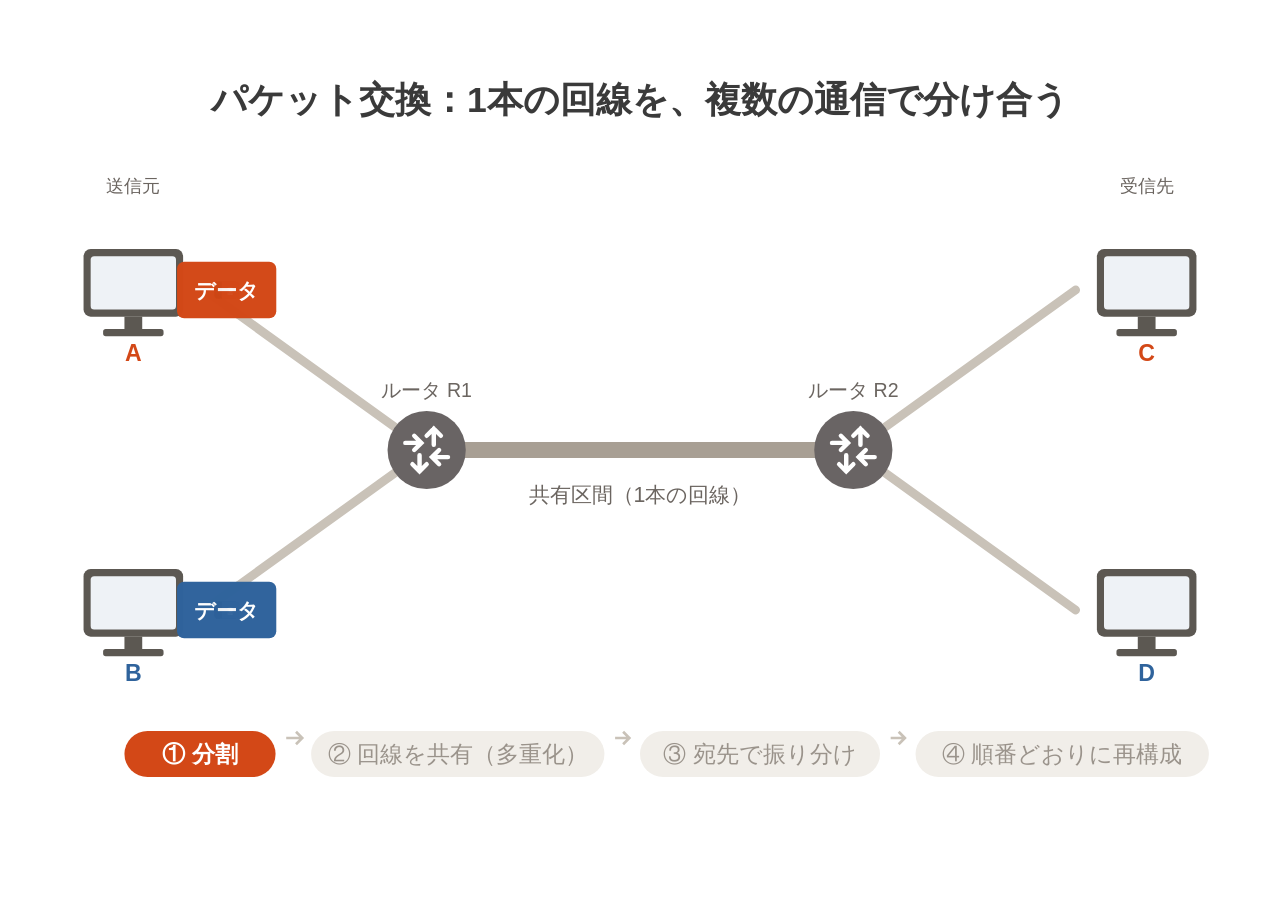
<file: animations/2026-06-PacketSwitching-Anime.html>
<!DOCTYPE html>
<html lang="ja">
<head>
<meta charset="utf-8">
<title>パケット交換アニメーション</title>
<style>
  html, body { margin: 0; background: #ffffff; }
  body { display: flex; justify-content: center; align-items: center; min-height: 100vh; }
  svg { width: 100vw; max-width: 1440px; height: auto; display: block;
        font-family: "Noto Sans CJK JP", "Hiragino Sans", "Hiragino Kaku Gothic ProN", "Meiryo", sans-serif; }
</style>
</head>
<body>
<svg id="stage" viewBox="0 0 1440 900" xmlns="http://www.w3.org/2000/svg">
  <defs>
    <filter id="glow" x="-50%" y="-50%" width="200%" height="200%">
      <feGaussianBlur stdDeviation="8" result="b"/>
      <feMerge><feMergeNode in="b"/><feMergeNode in="SourceGraphic"/></feMerge>
    </filter>
    <g id="pc">
      <rect x="-56" y="-46" width="112" height="76" rx="8" fill="#5c5852"/>
      <rect x="-48" y="-38" width="96" height="60" rx="4" fill="#eef2f6"/>
      <rect x="-10" y="30" width="20" height="14" fill="#5c5852"/>
      <rect x="-34" y="44" width="68" height="8" rx="3" fill="#5c5852"/>
    </g>
    <g id="router">
      <circle r="44" fill="#696464"/>
      <g stroke="#ffffff" stroke-width="5" stroke-linecap="round" fill="none">
        <path d="M-24 -8 H-6 M-14 -16 L-6 -8 L-14 0"/>
        <path d="M24 8 H6 M14 0 L6 8 L14 16"/>
        <path d="M8 -24 V-6 M0 -14 L8 -6 L16 -14" transform="rotate(180 8 -15)"/>
        <path d="M-8 24 V6 M-16 14 L-8 6 L0 14" transform="rotate(180 -8 15)"/>
      </g>
    </g>
  </defs>

  <!-- title -->
  <text x="720" y="70" text-anchor="middle" font-size="40" font-weight="700" fill="#3a3a3a">パケット交換：1本の回線を、複数の通信で分け合う</text>

  <!-- links -->
  <g id="links" stroke="#c9c2b8" stroke-width="10" stroke-linecap="round">
    <line x1="230" y1="270" x2="480" y2="450"/>
    <line x1="230" y1="630" x2="480" y2="450"/>
    <line x1="960" y1="450" x2="1210" y2="270"/>
    <line x1="960" y1="450" x2="1210" y2="630"/>
  </g>
  <rect id="shared-glow" x="463" y="433" width="514" height="34" rx="17" fill="#f2b28f" opacity="0" filter="url(#glow)"/>
  <line x1="480" y1="450" x2="960" y2="450" stroke="#a89f94" stroke-width="18" stroke-linecap="round"/>
  <text x="720" y="508" text-anchor="middle" font-size="24" fill="#6b6560">共有区間（1本の回線）</text>

  <!-- nodes -->
  <use href="#pc" x="150" y="270"/><text x="150" y="350" text-anchor="middle" font-size="26" font-weight="700" fill="#D34817">A</text>
  <use href="#pc" x="150" y="630"/><text x="150" y="710" text-anchor="middle" font-size="26" font-weight="700" fill="#2F639C">B</text>
  <use href="#pc" x="1290" y="270"/><text x="1290" y="350" text-anchor="middle" font-size="26" font-weight="700" fill="#D34817">C</text>
  <use href="#pc" x="1290" y="630"/><text x="1290" y="710" text-anchor="middle" font-size="26" font-weight="700" fill="#2F639C">D</text>
  <text x="150" y="160" text-anchor="middle" font-size="20" fill="#6b6560">送信元</text>
  <text x="1290" y="160" text-anchor="middle" font-size="20" fill="#6b6560">受信先</text>

  <circle id="r2-glow" cx="960" cy="450" r="62" fill="#f2b28f" opacity="0" filter="url(#glow)"/>
  <use href="#router" x="480" y="450"/>
  <use href="#router" x="960" y="450"/>
  <text x="480" y="390" text-anchor="middle" font-size="22" fill="#6b6560">ルータ R1</text>
  <text x="960" y="390" text-anchor="middle" font-size="22" fill="#6b6560">ルータ R2</text>

  <!-- R2 callout -->
  <g id="r2-callout" opacity="0">
    <rect x="690" y="532" width="300" height="44" rx="22" fill="#3a3a3a"/>
    <text x="840" y="562" text-anchor="middle" font-size="21" fill="#ffffff">ヘッダの宛先を見て振り分け</text>
  </g>

  <!-- data blocks (whole data before split / after reassembly) -->
  <g id="data-layer"></g>
  <!-- packets -->
  <g id="packet-layer"></g>

  <!-- step captions -->
  <g id="steps" font-size="26"></g>
</svg>

<script>
(function () {
  const NS = 'http://www.w3.org/2000/svg';
  const RED = '#D34817', BLUE = '#2F639C';
  const RED_D = '#8f2f0e', BLUE_D = '#1b3d63';
  const DUR = 14;                       // loop length (s)
  const PW = 46, PH = 32;               // packet size

  // ---------- geometry ----------
  const flows = [
    { color: RED, dark: RED_D, src: [150, 270], dst: [1290, 270],
      path: [[230, 270], [480, 450], [960, 450], [1210, 270]], t0: 3.0 },
    { color: BLUE, dark: BLUE_D, src: [150, 630], dst: [1290, 630],
      path: [[230, 630], [480, 450], [960, 450], [1210, 630]], t0: 3.35 },
  ];
  const GAP = 0.7, SPEED = 300;         // departure gap (s), px/s

  function segLens(p) { const l = []; for (let i = 1; i < p.length; i++) l.push(Math.hypot(p[i][0] - p[i-1][0], p[i][1] - p[i-1][1])); return l; }
  flows.forEach(f => { f.lens = segLens(f.path); f.total = f.lens.reduce((a, b) => a + b, 0); });
  function along(f, d) {
    for (let i = 0; i < f.lens.length; i++) {
      if (d <= f.lens[i]) { const r = d / f.lens[i]; const a = f.path[i], b = f.path[i+1]; return [a[0] + (b[0]-a[0]) * r, a[1] + (b[1]-a[1]) * r]; }
      d -= f.lens[i];
    }
    return f.path[f.path.length - 1];
  }
  const ease = x => x < 0 ? 0 : x > 1 ? 1 : x * x * (3 - 2 * x);
  const clamp01 = x => Math.max(0, Math.min(1, x));
  const lerp = (a, b, r) => a + (b - a) * r;

  // queue slots beside a PC (4 slots, stacked 2x2)
  function slot(base, i, side) {
    const dx = side === 'out' ? 105 : -105;
    const col = side === 'out' ? (i % 2) : (i % 2) - 1;   // read 1 2 / 3 4 left to right on both sides
    return [base[0] + dx + col * (PW + 8), base[1] - 22 + Math.floor(i / 2) * (PH + 10)];
  }

  // ---------- build elements ----------
  const pl = document.getElementById('packet-layer');
  const dl = document.getElementById('data-layer');
  function mk(tag, attrs, parent) { const e = document.createElementNS(NS, tag); for (const k in attrs) e.setAttribute(k, attrs[k]); (parent || pl).appendChild(e); return e; }

  flows.forEach(f => {
    f.packets = [];
    for (let i = 0; i < 4; i++) {
      const g = mk('g', {});
      mk('rect', { x: -PW/2, y: -PH/2, width: PW, height: PH, rx: 6, fill: f.color }, g);
      mk('rect', { x: -PW/2, y: -PH/2, width: 13, height: PH, rx: 6, fill: f.dark }, g);
      mk('rect', { x: -PW/2 + 7, y: -PH/2, width: 6, height: PH, fill: f.dark }, g);
      const t = mk('text', { x: 6, y: 9, 'text-anchor': 'middle', 'font-size': 22, 'font-weight': 700, fill: '#fff' }, g);
      t.textContent = i + 1;
      f.packets.push(g);
    }
    // data blocks
    f.dataSrc = mk('g', {}, dl);
    mk('rect', { x: -56, y: -32, width: 112, height: 64, rx: 8, fill: f.color }, f.dataSrc);
    let t = mk('text', { x: 0, y: 9, 'text-anchor': 'middle', 'font-size': 24, 'font-weight': 700, fill: '#fff' }, f.dataSrc); t.textContent = 'データ';
    f.dataDst = f.dataSrc.cloneNode(true); dl.appendChild(f.dataDst);
  });

  // step captions
  const steps = ['① 分割', '② 回線を共有（多重化）', '③ 宛先で振り分け', '④ 順番どおりに再構成'];
  const stepWin = [[0.8, 3.0], [3.0, 7.0], [7.0, 9.6], [9.6, 12.4]];
  const stepsG = document.getElementById('steps');
  const stepEls = steps.map((s, i) => {
    const w = [170, 330, 270, 330][i];
    const x = [140, 350, 720, 1030][i];
    const g = mk('g', { transform: `translate(${x},800)` }, stepsG);
    const r = mk('rect', { x: 0, y: -34, width: w, height: 52, rx: 26 }, g);
    const t = mk('text', { x: w / 2, y: 1, 'text-anchor': 'middle' }, g); t.textContent = s;
    return { r, t };
  });
  // arrows between steps
  [[322, 340], [692, 708], [1002, 1018]].forEach(([a, b]) => mk('path', { d: `M${a} 774 L${b} 774 M${b - 7} 767 L${b} 774 L${b - 7} 781`, stroke: '#c9c2b8', 'stroke-width': 3, fill: 'none' }, stepsG));

  // ---------- render(t) ----------
  function setG(g, x, y, s, o) { g.setAttribute('transform', `translate(${x},${y}) scale(${s})`); g.setAttribute('opacity', o); }

  window.render = function (t) {
    t = ((t % DUR) + DUR) % DUR;
    const fadeOut = 1 - clamp01((t - 13.0) / 0.7);     // end-of-loop fade
    const fadeIn = clamp01(t / 0.5);

    flows.forEach(f => {
      // source data block: visible until split
      const split = ease((t - 1.0) / 1.2);              // 1.0 -> 2.2 s
      const srcPos = [f.src[0] + 105, f.src[1] - 0];
      setG(f.dataSrc, srcPos[0], srcPos[1], 1 - 0.3 * split, (1 - split) * fadeIn + clamp01((t - 13.3) / 0.7));

      f.packets.forEach((g, i) => {
        const dep = f.t0 + i * GAP;
        const travel = f.total / SPEED;
        const arr = dep + travel;
        const qs = slot(f.src, i, 'out');
        let x, y, o = 1, s = 1;
        if (t < dep) {
          // appear from the data block into the outgoing queue
          x = lerp(srcPos[0], qs[0], split); y = lerp(srcPos[1], qs[1], split);
          o = split; s = 0.6 + 0.4 * split;
          // step from queue to link start just before departure
          const pre = ease((t - (dep - 0.35)) / 0.35);
          x = lerp(x, f.path[0][0], pre); y = lerp(y, f.path[0][1], pre);
        } else if (t < arr) {
          [x, y] = along(f, (t - dep) * SPEED);
        } else {
          // dock into receiving slots, then merge into data
          const ds = slot(f.dst, i, 'in');
          const dock = ease((t - arr) / 0.35);
          const end = f.path[f.path.length - 1];
          x = lerp(end[0], ds[0], dock); y = lerp(end[1], ds[1], dock);
          const merge = ease((t - 10.4) / 1.0);
          const center = [f.dst[0] - 130, f.dst[1]];
          x = lerp(x, center[0], merge); y = lerp(y, center[1], merge);
          o = 1 - merge; s = 1 - 0.3 * merge;
        }
        setG(g, x, y, s, o * fadeOut);
      });

      const merged = ease((t - 10.9) / 0.6);
      setG(f.dataDst, f.dst[0] - 130, f.dst[1], 0.8 + 0.2 * merged, merged * fadeOut);
    });

    // highlights
    const shared = clamp01((t - 3.6) / 0.4) * (1 - clamp01((t - 7.0) / 0.4));
    document.getElementById('shared-glow').setAttribute('opacity', 0.9 * shared);
    const r2 = clamp01((t - 7.0) / 0.4) * (1 - clamp01((t - 9.6) / 0.4));
    document.getElementById('r2-glow').setAttribute('opacity', 0.9 * r2);
    document.getElementById('r2-callout').setAttribute('opacity', r2);

    stepEls.forEach((e, i) => {
      const [a, b] = stepWin[i];
      const on = clamp01((t - a) / 0.3) * (1 - clamp01((t - b) / 0.3));
      const done = t >= b && t < 13.0;
      e.r.setAttribute('fill', on > 0.5 ? '#D34817' : (done ? '#f2e3db' : '#f1eee9'));
      e.t.setAttribute('fill', on > 0.5 ? '#ffffff' : (done ? '#8f2f0e' : '#9a938b'));
      e.t.setAttribute('font-weight', on > 0.5 ? 700 : 400);
    });
  };

  window.DURATION = DUR;
  if (!/[?&]static/.test(location.search)) {
    const start = performance.now();
    (function loop(now) { render((now - start) / 1000); requestAnimationFrame(loop); })(start);
  } else {
    render(0);
  }
})();
</script>
</body>
</html>
</file>
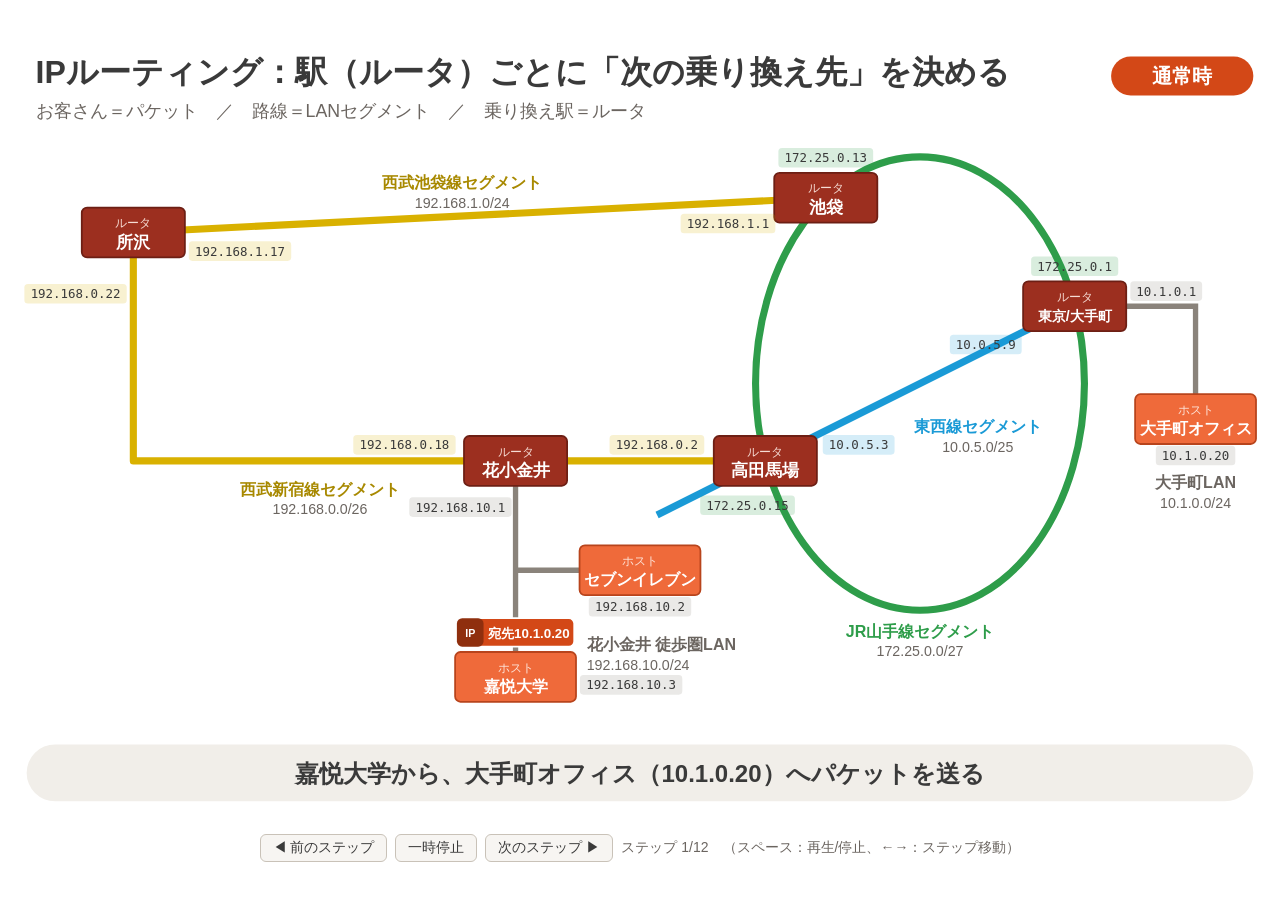
<file: animations/2026-07-Routing-Anime.html>
<!DOCTYPE html>
<html lang="ja">
<head>
<meta charset="utf-8">
<title>ルーティング鉄道アニメーション</title>
<style>
  html, body { margin: 0; background: #ffffff; }
  body { display: flex; flex-direction: column; justify-content: center; align-items: center; min-height: 100vh; }
  svg { width: 100vw; max-width: 1440px; height: auto; display: block;
        font-family: "Noto Sans CJK JP", "Hiragino Sans", "Hiragino Kaku Gothic ProN", "Meiryo", sans-serif; }
  #ctrl { display: flex; gap: 8px; align-items: center; margin: 6px 0 10px;
          font-family: "Hiragino Sans", "Meiryo", sans-serif; font-size: 14px; color: #6b6560; }
  #ctrl button { font-size: 14px; padding: 4px 12px; border: 1px solid #c9c2b8; background: #f7f5f2;
                 border-radius: 6px; cursor: pointer; color: #3a3a3a; }
  #ctrl button:hover { background: #efe9e2; }
  .hide { display: none !important; }
</style>
</head>
<body>
<svg id="stage" viewBox="0 0 1440 900" xmlns="http://www.w3.org/2000/svg">
  <defs>
    <filter id="glow" x="-60%" y="-60%" width="220%" height="220%">
      <feGaussianBlur stdDeviation="9" result="b"/>
      <feMerge><feMergeNode in="b"/><feMergeNode in="SourceGraphic"/></feMerge>
    </filter>
  </defs>

  <!-- title -->
  <text x="40" y="62" font-size="36" font-weight="700" fill="#3a3a3a">IPルーティング：駅（ルータ）ごとに「次の乗り換え先」を決める</text>
  <text x="40" y="100" font-size="20" fill="#6b6560">お客さん＝パケット　／　路線＝LANセグメント　／　乗り換え駅＝ルータ</text>
  <g id="scene-chip" transform="translate(1250,62)">
    <rect id="scene-chip-bg" x="0" y="-30" width="160" height="44" rx="22" fill="#D34817"/>
    <text id="scene-chip-t" x="80" y="0" text-anchor="middle" font-size="22" font-weight="700" fill="#fff">通常時</text>
  </g>

  <g id="map"></g>
  <g id="overlay"></g>
  <g id="panel"></g>
  <g id="packet-layer"></g>
  <g id="caption"></g>
</svg>
<div id="ctrl">
  <button id="b-prev">◀ 前のステップ</button>
  <button id="b-play">一時停止</button>
  <button id="b-next">次のステップ ▶</button>
  <span id="b-info"></span>
</div>

<script>
(function () {
  const NS = 'http://www.w3.org/2000/svg';
  const RED = '#D34817', RED_D = '#8f2f0e';
  const C = { seibu: '#d9b100', yama: '#2e9d4a', tozai: '#1a9ad6', lan: '#8a837b' };
  const DUR = 46;
  const params = new URLSearchParams(location.search);

  function mk(tag, attrs, parent, text) {
    const e = document.createElementNS(NS, tag);
    for (const k in attrs) e.setAttribute(k, attrs[k]);
    if (text !== undefined) e.textContent = text;
    parent.appendChild(e); return e;
  }
  const $ = id => document.getElementById(id);
  const ease = x => x < 0 ? 0 : x > 1 ? 1 : x * x * (3 - 2 * x);
  const clamp01 = x => Math.max(0, Math.min(1, x));
  const lerp = (a, b, r) => a + (b - a) * r;
  const win = (t, a, b, f = 0.3) => clamp01((t - a) / f) * (1 - clamp01((t - b) / f));

  // ---------- geometry ----------
  const E = { cx: 1035, cy: 400, rx: 185, ry: 255 };           // 山手線
  const onE = deg => { const r = deg * Math.PI / 180; return [E.cx + E.rx * Math.cos(r), E.cy + E.ry * Math.sin(r)]; };
  const N = {
    tokorozawa: { x: 150, y: 230, kind: 'r', name: '所沢' },
    ikebukuro: { p: onE(-125), kind: 'r', name: '池袋' },
    hana: { x: 580, y: 487, kind: 'r', name: '花小金井' },
    taka: { p: onE(160), kind: 'r', name: '高田馬場' },
    tokyo: { p: onE(-20), kind: 'r', name: '東京/大手町' },
    seven: { x: 720, y: 610, kind: 'h', name: 'セブンイレブン' },
    kaetsu: { x: 580, y: 730, kind: 'h', name: '嘉悦大学' },
    otemachi: { x: 1345, y: 440, kind: 'h', name: '大手町オフィス' },
  };
  for (const k in N) if (N[k].p) { N[k].x = Math.round(N[k].p[0]); N[k].y = Math.round(N[k].p[1]); }
  N.taka.y = 487;   // align with 西武新宿線

  const map = $('map');
  // segments
  const yam = mk('ellipse', { cx: E.cx, cy: E.cy, rx: E.rx, ry: E.ry, fill: 'none', stroke: C.yama, 'stroke-width': 8 }, map);
  mk('polyline', { points: `${N.tokorozawa.x},${N.tokorozawa.y} ${N.ikebukuro.x},${N.ikebukuro.y}`, fill: 'none', stroke: C.seibu, 'stroke-width': 8 }, map);
  mk('polyline', { points: `${N.tokorozawa.x},${N.tokorozawa.y} ${N.tokorozawa.x},487 ${N.taka.x},487`, fill: 'none', stroke: C.seibu, 'stroke-width': 8, 'stroke-linejoin': 'round' }, map);
  mk('polyline', { points: `${N.hana.x},${N.hana.y} ${N.hana.x},${N.kaetsu.y}`, fill: 'none', stroke: C.lan, 'stroke-width': 6 }, map);
  mk('polyline', { points: `${N.hana.x},${N.seven.y} ${N.seven.x},${N.seven.y}`, fill: 'none', stroke: C.lan, 'stroke-width': 6 }, map);
  mk('polyline', { points: `${N.tokyo.x},${N.tokyo.y} ${N.otemachi.x},${N.tokyo.y} ${N.otemachi.x},${N.otemachi.y}`, fill: 'none', stroke: C.lan, 'stroke-width': 6 }, map);
  // 東西線 (extended a bit beyond 高田馬場)
  const tz0 = [N.taka.x - (N.tokyo.x - N.taka.x) * 0.35, N.taka.y - (N.tokyo.y - N.taka.y) * 0.35];
  const tozai = mk('line', { x1: tz0[0], y1: tz0[1], x2: N.tokyo.x, y2: N.tokyo.y, stroke: C.tozai, 'stroke-width': 8 }, map);

  // segment labels
  function segLabel(x, y, l1, l2, col, anchor = 'middle') {
    mk('text', { x, y, 'text-anchor': anchor, 'font-size': 18, 'font-weight': 700, fill: col }, map, l1);
    mk('text', { x, y: y + 22, 'text-anchor': anchor, 'font-size': 16, fill: '#6b6560' }, map, l2);
  }
  segLabel(520, 180, '西武池袋線セグメント', '192.168.1.0/24', '#a88900');
  segLabel(360, 525, '西武新宿線セグメント', '192.168.0.0/26', '#a88900');
  segLabel(660, 700, '花小金井 徒歩圏LAN', '192.168.10.0/24', '#6b6560', 'start');
  segLabel(E.cx, E.cy + E.ry + 30, 'JR山手線セグメント', '172.25.0.0/27', C.yama);
  segLabel(1100, 455, '東西線セグメント', '10.0.5.0/25', C.tozai);
  segLabel(N.otemachi.x, N.otemachi.y + 78, '大手町LAN', '10.1.0.0/24', '#6b6560');

  // glows (behind nodes)
  const glows = {};
  for (const k in N) {
    const n = N[k], w = n.kind === 'r' ? 124 : 144;
    glows[k] = mk('rect', { x: n.x - w / 2, y: n.y - 36, width: w, height: 72, rx: 12, fill: '#f2b28f', opacity: 0, filter: 'url(#glow)' }, map);
  }
  // nodes
  for (const k in N) {
    const n = N[k];
    if (n.kind === 'r') {
      mk('rect', { x: n.x - 58, y: n.y - 28, width: 116, height: 56, rx: 6, fill: '#9c2f1f', stroke: '#6d1f14', 'stroke-width': 2 }, map);
      mk('text', { x: n.x, y: n.y - 6, 'text-anchor': 'middle', 'font-size': 14, fill: '#f6dcd4' }, map, 'ルータ');
      mk('text', { x: n.x, y: n.y + 17, 'text-anchor': 'middle', 'font-size': n.name.length > 5 ? 16 : 19, 'font-weight': 700, fill: '#fff' }, map, n.name);
    } else {
      mk('rect', { x: n.x - 68, y: n.y - 28, width: 136, height: 56, rx: 6, fill: '#ef6a3a', stroke: '#b8441c', 'stroke-width': 2 }, map);
      mk('text', { x: n.x, y: n.y - 6, 'text-anchor': 'middle', 'font-size': 14, fill: '#fde3d8' }, map, 'ホスト');
      mk('text', { x: n.x, y: n.y + 17, 'text-anchor': 'middle', 'font-size': 18, 'font-weight': 700, fill: '#fff' }, map, n.name);
    }
  }
  // IP tags
  function tag(x, y, t, col) {
    const w = t.length * 8.6 + 12;
    mk('rect', { x: x - w / 2, y: y - 12, width: w, height: 22, rx: 4, fill: col, opacity: 0.18 }, map);
    mk('text', { x, y: y + 4, 'text-anchor': 'middle', 'font-size': 14, fill: '#3a3a3a', 'font-family': 'Menlo, Consolas, monospace' }, map, t);
  }
  tag(270, 252, '192.168.1.17', C.seibu);   tag(85, 300, '192.168.0.22', C.seibu);
  tag(N.ikebukuro.x - 110, N.ikebukuro.y + 30, '192.168.1.1', C.seibu); tag(N.ikebukuro.x, N.ikebukuro.y - 44, '172.25.0.13', C.yama);
  tag(N.hana.x - 125, 470, '192.168.0.18', C.seibu); tag(N.hana.x - 62, 540, '192.168.10.1', C.lan);
  tag(N.taka.x - 122, 470, '192.168.0.2', C.seibu); tag(N.taka.x - 20, 538, '172.25.0.15', C.yama); tag(N.taka.x + 105, 470, '10.0.5.3', C.tozai);
  tag(N.tokyo.x, N.tokyo.y - 44, '172.25.0.1', C.yama); tag(N.tokyo.x - 100, N.tokyo.y + 44, '10.0.5.9', C.tozai); tag(1312, N.tokyo.y - 16, '10.1.0.1', C.lan);
  tag(N.seven.x, N.seven.y + 42, '192.168.10.2', C.lan);
  tag(N.kaetsu.x + 130, N.kaetsu.y + 10, '192.168.10.3', C.lan);
  tag(N.otemachi.x, N.otemachi.y + 42, '10.1.0.20', C.lan);

  // ---------- overlay: accident mark, routing-info pulses ----------
  const ov = $('overlay');
  const mid = [(N.taka.x + N.tokyo.x) / 2, (N.taka.y + N.tokyo.y) / 2];
  const xMark = mk('g', { opacity: 0 }, ov);
  mk('circle', { cx: 0, cy: 0, r: 34, fill: '#ffffff', stroke: '#c0261b', 'stroke-width': 5 }, xMark);
  mk('path', { d: 'M-17 -17 L17 17 M17 -17 L-17 17', stroke: '#c0261b', 'stroke-width': 9, 'stroke-linecap': 'round' }, xMark);
  const xLabel = mk('g', { opacity: 0 }, ov);
  mk('rect', { x: mid[0] - 80, y: mid[1] - 84, width: 160, height: 36, rx: 18, fill: '#c0261b' }, xLabel);
  mk('text', { x: mid[0], y: mid[1] - 59, 'text-anchor': 'middle', 'font-size': 20, 'font-weight': 700, fill: '#fff' }, xLabel, '東西線 不通！');
  const pulses = [0, 1, 2].map(() => {
    const g = mk('g', { opacity: 0 }, ov);
    mk('rect', { x: -44, y: -14, width: 88, height: 28, rx: 14, fill: C.yama }, g);
    mk('text', { x: 0, y: 6, 'text-anchor': 'middle', 'font-size': 15, 'font-weight': 700, fill: '#fff' }, g, '経路情報');
    return g;
  });

  // ---------- routing table panel ----------
  const P = { x: 22, y: 548, w: 478, rowH: 36 };
  const panel = $('panel');
  const pg = mk('g', { opacity: 0 }, panel);
  mk('rect', { x: P.x, y: P.y, width: P.w, height: 238, rx: 12, fill: '#ffffff', stroke: '#c9c2b8', 'stroke-width': 2 }, pg);
  const pTitle = mk('text', { x: P.x + 16, y: P.y + 32, 'font-size': 20, 'font-weight': 700, fill: '#3a3a3a' }, pg, '');
  mk('text', { x: P.x + P.w - 16, y: P.y + 32, 'text-anchor': 'end', 'font-size': 16, fill: RED, 'font-weight': 700 }, pg, '宛先 10.1.0.20');
  mk('text', { x: P.x + 16, y: P.y + 62, 'font-size': 15, fill: '#9a938b' }, pg, '行き先');
  mk('text', { x: P.x + 222, y: P.y + 62, 'font-size': 15, fill: '#9a938b' }, pg, '次の乗り換え先');
  mk('line', { x1: P.x + 10, y1: P.y + 70, x2: P.x + P.w - 10, y2: P.y + 70, stroke: '#e3ddd5', 'stroke-width': 2 }, pg);
  const rows = [0, 1, 2, 3].map(i => {
    const y = P.y + 76 + i * P.rowH;
    const g = mk('g', {}, pg);
    const bg = mk('rect', { x: P.x + 8, y, width: P.w - 16, height: P.rowH - 4, rx: 6, fill: '#ffffff' }, g);
    const a = mk('text', { x: P.x + 16, y: y + 23, 'font-size': 17, fill: '#3a3a3a' }, g, '');
    const b = mk('text', { x: P.x + 222, y: y + 23, 'font-size': 17, fill: '#3a3a3a' }, g, '');
    const strike = mk('line', { x1: P.x + 220, y1: y + 17, x2: P.x + 440, y2: y + 17, stroke: '#c0261b', 'stroke-width': 3, opacity: 0 }, g);
    const m = mk('text', { x: P.x + P.w - 18, y: y + 24, 'text-anchor': 'end', 'font-size': 20, 'font-weight': 700, fill: '#9a938b' }, g, '');
    return { g, bg, a, b, m, strike };
  });

  const TBL = {
    kaetsu: { title: '嘉悦大学（ホスト）の表', rows: [['192.168.10.0/24', '直結（徒歩圏LAN）'], ['0.0.0.0/0 デフォルト', '192.168.10.1 花小金井']] },
    hana: { title: '花小金井のルーティングテーブル', rows: [['192.168.10.0/24', '直結（徒歩圏LAN）'], ['192.168.0.0/26', '直結（西武新宿線）'], ['0.0.0.0/0 デフォルト', '192.168.0.2 高田馬場']] },
    taka: { title: '高田馬場のルーティングテーブル', rows: [['192.168.0.0/26', '直結（西武新宿線）'], ['172.25.0.0/27', '直結（山手線）'], ['10.0.5.0/25', '直結（東西線）'], ['10.1.0.0/24', '10.0.5.9 東京（東西線）']] },
    tokyo: { title: '東京/大手町のルーティングテーブル', rows: [['10.0.5.0/25', '直結（東西線）'], ['172.25.0.0/27', '直結（山手線）'], ['10.1.0.0/24', '直結（大手町LAN）']] },
  };
  // panel windows: [router, show, hide, scanStart, step, hitRow, variant]
  const PANELS = [
    ['kaetsu', 1.2, 4.0, 1.7, 0.6, 1],
    ['hana', 4.9, 8.3, 5.4, 0.55, 2],
    ['taka', 10.5, 13.8, 10.9, 0.5, 3],
    ['tokyo', 16.0, 18.8, 16.4, 0.5, 2],
    ['taka', 25.0, 28.8, 99, 0, -1, 'update'],
    ['taka', 31.4, 34.3, 31.7, 0.3, 3, 'new'],
    ['tokyo', 38.0, 40.3, 38.3, 0.3, 2],
  ];

  function renderPanel(t) {
    let cur = null;
    for (const p of PANELS) if (t >= p[1] - 0.3 && t < p[2] + 0.3) cur = p;
    if (!cur) { pg.setAttribute('opacity', 0); return null; }
    const [key, a, b, s0, st, hit, variant] = cur;
    pg.setAttribute('opacity', win(t, a, b));
    const T = TBL[key];
    pTitle.textContent = T.title;
    rows.forEach((r, i) => {
      const d = T.rows[i];
      r.g.setAttribute('opacity', d ? 1 : 0);
      if (!d) return;
      r.a.textContent = d[0]; r.b.textContent = d[1];
      let state = 'idle';
      if (hit >= 0 && t >= s0 + i * st) state = i === hit ? 'hit' : (i < hit ? 'miss' : 'idle');
      if (hit >= 0 && i > hit) state = 'idle';
      let down = false, nextTxt = d[1], strikeO = 0, newHL = 0;
      if (key === 'taka' && (variant === 'update' || variant === 'new')) {
        if (i === 2) down = true;
        if (i === 3) {
          if (variant === 'update') {
            strikeO = clamp01((t - 25.9) / 0.4) * (1 - clamp01((t - 26.9) / 0.2));
            if (t >= 27.0) { nextTxt = '172.25.0.1 東京（山手線）'; newHL = 1; }
          } else { nextTxt = '172.25.0.1 東京（山手線）'; }
        }
      }
      r.b.textContent = down ? '直結（東西線）不通' : nextTxt;
      r.strike.setAttribute('opacity', strikeO);
      r.bg.setAttribute('fill', state === 'hit' ? '#fbd9c8' : (newHL ? '#fff2b3' : '#ffffff'));
      const col = (state === 'miss' || down) ? '#b9b2aa' : '#3a3a3a';
      r.a.setAttribute('fill', col); r.b.setAttribute('fill', down ? '#c0261b' : col);
      r.a.setAttribute('font-weight', state === 'hit' ? 700 : 400);
      r.b.setAttribute('font-weight', state === 'hit' || newHL ? 700 : 400);
      r.m.textContent = state === 'hit' ? '✓' : (state === 'miss' ? '×' : '');
      r.m.setAttribute('fill', state === 'hit' ? RED : '#b9b2aa');
    });
    return key;
  }

  // ---------- packet ----------
  const pkt = mk('g', { opacity: 0 }, $('packet-layer'));
  mk('rect', { x: -66, y: -16, width: 132, height: 32, rx: 6, fill: RED, stroke: '#ffffff', 'stroke-width': 2 }, pkt);
  mk('rect', { x: -66, y: -16, width: 30, height: 32, rx: 6, fill: RED_D }, pkt);
  mk('text', { x: -51, y: 5, 'text-anchor': 'middle', 'font-size': 12, 'font-weight': 700, fill: '#fff' }, pkt, 'IP');
  mk('text', { x: 15, y: 6, 'text-anchor': 'middle', 'font-size': 15, 'font-weight': 700, fill: '#fff' }, pkt, '宛先10.1.0.20');

  const park = k => [N[k].x, N[k].y - 50];
  const arc = [];
  for (let d = 160; d >= -20; d -= 6) { const p = onE(d); arc.push([p[0], p[1] - 0]); }
  const LEGS = [
    [3.0, 4.6, [park('kaetsu'), park('hana')]],
    [8.3, 10.4, [park('hana'), park('taka')]],
    [13.8, 15.9, [park('taka'), park('tokyo')]],
    [18.8, 20.4, [park('tokyo'), [N.otemachi.x, N.tokyo.y - 50], park('otemachi')]],
    [29.0, 31.3, [park('kaetsu'), park('hana'), park('taka')]],
    [34.3, 37.8, [park('taka'), [N.taka.x, N.taka.y], ...arc, [N.tokyo.x, N.tokyo.y], park('tokyo')]],
    [40.3, 41.8, [park('tokyo'), [N.otemachi.x, N.tokyo.y - 50], park('otemachi')]],
  ];
  LEGS.forEach(L => { const p = L[2]; L.lens = []; for (let i = 1; i < p.length; i++) L.lens.push(Math.hypot(p[i][0] - p[i - 1][0], p[i][1] - p[i - 1][1])); L.total = L.lens.reduce((a, b) => a + b, 0); });
  function along(L, r) {
    let d = L.total * r; const p = L[2];
    for (let i = 0; i < L.lens.length; i++) { if (d <= L.lens[i]) { const q = d / L.lens[i]; return [lerp(p[i][0], p[i + 1][0], q), lerp(p[i][1], p[i + 1][1], q)]; } d -= L.lens[i]; }
    return p[p.length - 1];
  }
  function packetPos(t) {
    for (let i = 0; i < LEGS.length; i++) {
      const L = LEGS[i];
      if (t < L[0]) { return i === 0 || i === 4 ? L[2][0] : LEGS[i - 1][2][LEGS[i - 1][2].length - 1]; }
      if (t <= L[1]) return along(L, ease((t - L[0]) / (L[1] - L[0])));
      if (i === 3 && t < 22.5) return L[2][L[2].length - 1];
    }
    return LEGS[6][2][LEGS[6][2].length - 1];
  }

  // ---------- captions ----------
  const STEPS = [
    [0.0, '嘉悦大学から、大手町オフィス（10.1.0.20）へパケットを送る'],
    [1.2, '① 嘉悦大学：宛先は別のネットワーク → デフォルトゲートウェイ（花小金井）へ'],
    [4.9, '② 花小金井：当てはまる行がない → デフォルト（高田馬場）へ'],
    [10.5, '③ 高田馬場：10.1.0.0/24 は「東西線で東京へ」'],
    [16.0, '④ 東京：大手町LANは直結 → そのまま届ける'],
    [20.4, '到着！ 各駅は「次の乗り換え先」だけを決める（バケツリレー）'],
    [22.5, '⑤ 東西線が止まった！'],
    [25.0, '⑥ ルーティングプロトコルで経路情報が届き、高田馬場の表が書き換わる'],
    [29.0, '⑦ 花小金井までは同じ。高田馬場では新しい表で「山手線で東京へ」'],
    [34.3, '⑧ 山手線を回って東京へ（遠回りでも届く）'],
    [38.0, '⑨ 東京：大手町LANに届ける'],
    [41.8, '到着！ 経路が自動で切り替わった ＝ 動的ルーティング'],
  ];
  const cap = $('caption');
  mk('rect', { x: 30, y: 806, width: 1380, height: 64, rx: 32, fill: '#f1eee9' }, cap);
  const capT = mk('text', { x: 720, y: 848, 'text-anchor': 'middle', 'font-size': 27, 'font-weight': 700, fill: '#3a3a3a' }, cap, '');
  const stepAt = t => { let s = 0; STEPS.forEach((x, i) => { if (t >= x[0]) s = i; }); return s; };

  // ---------- render(t) ----------
  window.render = function (t) {
    t = ((t % DUR) + DUR) % DUR;
    const fadeIn = clamp01(t / 0.5), fadeOut = 1 - clamp01((t - 45.0) / 0.8);
    const accident = t >= 22.5;

    // scene chip
    $('scene-chip-t').textContent = accident ? '東西線ストップ' : '通常時';
    $('scene-chip-bg').setAttribute('fill', accident ? '#c0261b' : RED);
    $('scene-chip-bg').setAttribute('width', accident ? 190 : 160);
    $('scene-chip-t').setAttribute('x', accident ? 95 : 80);
    $('scene-chip').setAttribute('transform', `translate(${accident ? 1220 : 1250},62)`);

    // 東西線 status
    const brk = clamp01((t - 22.8) / 0.6) * (accident ? 1 : 0);
    tozai.setAttribute('stroke', brk > 0.5 ? '#b9c9d3' : C.tozai);
    tozai.setAttribute('stroke-dasharray', brk > 0.5 ? '14 12' : 'none');
    const xs = 0.4 + 0.6 * ease(brk);
    xMark.setAttribute('transform', `translate(${mid[0]},${mid[1]}) scale(${xs})`);
    xMark.setAttribute('opacity', brk * fadeOut);
    xLabel.setAttribute('opacity', win(t, 23.2, 28.5));

    // routing info pulses: 東京 -> 高田馬場 along 山手線 (reverse of the arc)
    pulses.forEach((g, i) => {
      const a = 25.0 + i * 0.35, b = a + 1.4;
      const on = t >= a && t <= b + 0.2;
      g.setAttribute('opacity', on ? win(t, a, b, 0.15) : 0);
      if (on) {
        const r = ease((t - a) / (b - a));
        const idx = (arc.length - 1) * (1 - r), i0 = Math.floor(idx), i1 = Math.min(arc.length - 1, i0 + 1);
        const q = idx - i0;
        g.setAttribute('transform', `translate(${lerp(arc[i0][0], arc[i1][0], q)},${lerp(arc[i0][1], arc[i1][1], q)})`);
      }
    });

    const key = renderPanel(t);
    for (const k in glows) glows[k].setAttribute('opacity', 0);
    if (key) glows[key].setAttribute('opacity', 0.9 * pg.getAttribute('opacity'));
    // arrival glow
    const arr = Math.max(win(t, 20.4, 22.2), win(t, 41.8, 44.8));
    if (arr > 0) glows.otemachi.setAttribute('opacity', 0.95 * arr);

    // packet
    const pos = packetPos(t);
    let po = fadeIn * fadeOut;
    if (t > 21.6 && t < 22.5) po *= 1 - clamp01((t - 21.6) / 0.5);   // leave scene 1
    if (t >= 22.5) po *= clamp01((t - 22.5) / 0.5);
    pkt.setAttribute('transform', `translate(${pos[0]},${pos[1]})`);
    pkt.setAttribute('opacity', po);

    // caption
    const s = stepAt(t);
    capT.textContent = STEPS[s][1];
    capT.setAttribute('opacity', clamp01((t - STEPS[s][0]) / 0.3) * fadeOut + (t < 0.3 ? 1 : 0));
    capT.setAttribute('fill', /到着/.test(STEPS[s][1]) ? RED : (s >= 6 && s <= 7 ? '#c0261b' : '#3a3a3a'));
    return s;
  };
  window.DURATION = DUR;

  // ---------- playback & controls ----------
  if (params.has('static')) {
    document.getElementById('ctrl').classList.add('hide');
    render(parseFloat(params.get('t') || '0'));
    return;
  }
  if (params.has('clean')) document.getElementById('ctrl').classList.add('hide');
  let playing = true, tNow = 0, last = performance.now();
  const info = $('b-info'), bPlay = $('b-play');
  function setPlay(p) { playing = p; bPlay.textContent = p ? '一時停止' : '再生'; }
  function jump(dir) {
    const s = stepAt(tNow % DUR);
    const target = dir > 0 ? (s + 1) % STEPS.length : (tNow % DUR - STEPS[s][0] > 0.8 ? s : (s - 1 + STEPS.length) % STEPS.length);
    tNow = STEPS[target][0] + 0.01;
  }
  $('b-prev').onclick = () => jump(-1);
  $('b-next').onclick = () => jump(1);
  bPlay.onclick = () => setPlay(!playing);
  document.addEventListener('keydown', e => {
    if (e.key === ' ') { setPlay(!playing); e.preventDefault(); }
    if (e.key === 'ArrowRight') jump(1);
    if (e.key === 'ArrowLeft') jump(-1);
  });
  (function loop(now) {
    if (playing) tNow += (now - last) / 1000;
    last = now;
    const s = render(tNow);
    info.textContent = `ステップ ${s + 1}/${STEPS.length}　（スペース：再生/停止、←→：ステップ移動）`;
    requestAnimationFrame(loop);
  })(last);
})();
</script>
</body>
</html>
</file>
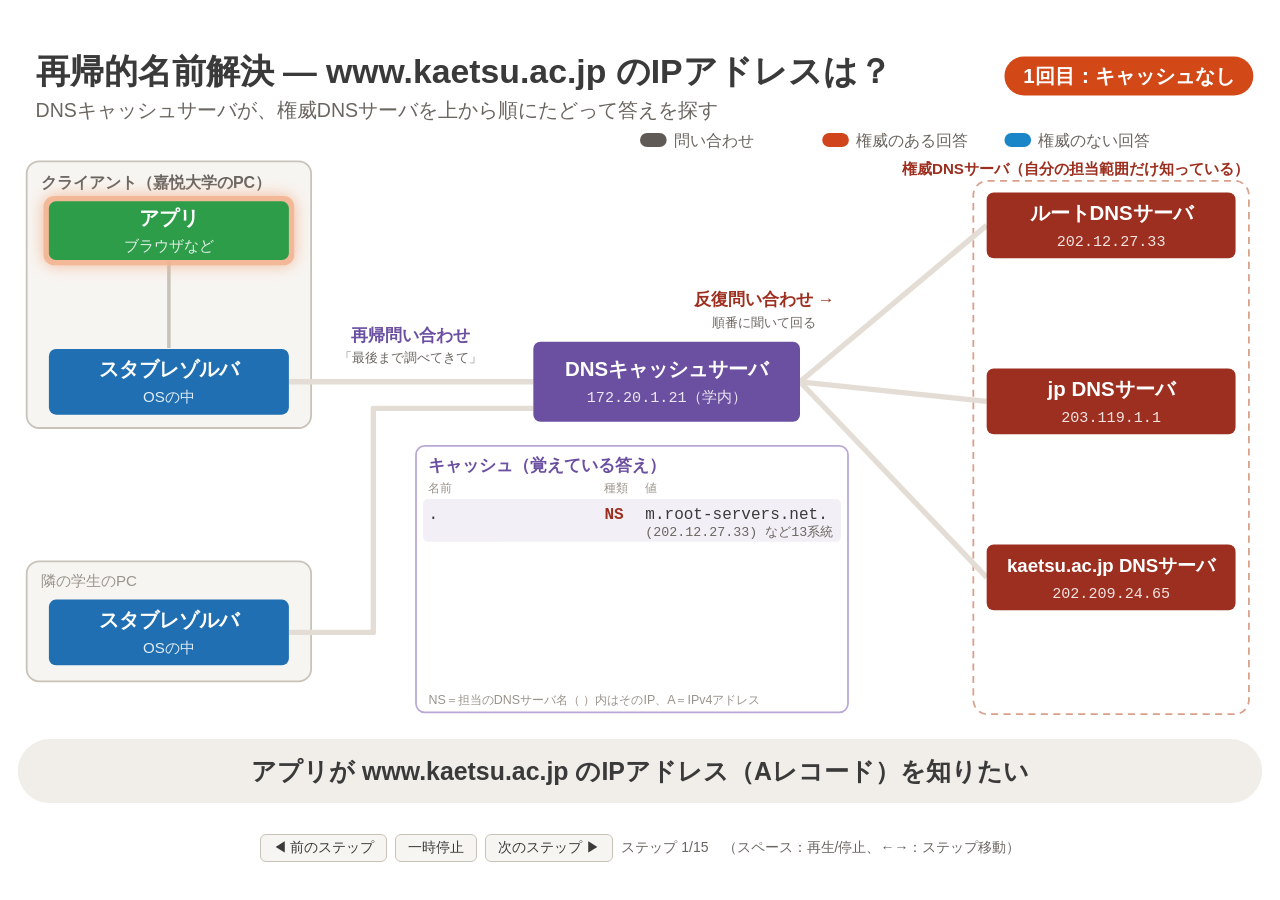
<file: animations/2026-08-DNS-Resolve-Anime.html>
<!DOCTYPE html>
<html lang="ja">
<head>
<meta charset="utf-8">
<title>DNS 再帰的名前解決アニメーション</title>
<style>
  html, body { margin: 0; background: #ffffff; }
  body { display: flex; flex-direction: column; justify-content: center; align-items: center; min-height: 100vh; }
  svg { width: 100vw; max-width: 1440px; height: auto; display: block;
        font-family: "Noto Sans CJK JP", "Hiragino Sans", "Hiragino Kaku Gothic ProN", "Meiryo", sans-serif; }
  #ctrl { display: flex; gap: 8px; align-items: center; margin: 6px 0 10px;
          font-family: "Hiragino Sans", "Meiryo", sans-serif; font-size: 14px; color: #6b6560; }
  #ctrl button { font-size: 14px; padding: 4px 12px; border: 1px solid #c9c2b8; background: #f7f5f2;
                 border-radius: 6px; cursor: pointer; color: #3a3a3a; }
  #ctrl button:hover { background: #efe9e2; }
  .hide { display: none !important; }
</style>
</head>
<body>
<svg id="stage" viewBox="0 0 1440 900" xmlns="http://www.w3.org/2000/svg">
  <defs>
    <filter id="glow" x="-60%" y="-60%" width="220%" height="220%">
      <feGaussianBlur stdDeviation="9" result="b"/>
      <feMerge><feMergeNode in="b"/><feMergeNode in="SourceGraphic"/></feMerge>
    </filter>
  </defs>
  <text x="40" y="62" font-size="38" font-weight="700" fill="#3a3a3a">再帰的名前解決 ― www.kaetsu.ac.jp のIPアドレスは？</text>
  <text x="40" y="100" font-size="22" fill="#6b6560">DNSキャッシュサーバが、権威DNSサーバを上から順にたどって答えを探す</text>
  <g id="scene-chip" transform="translate(1130,62)">
    <rect id="scene-chip-bg" x="0" y="-30" width="280" height="44" rx="22" fill="#D34817"/>
    <text id="scene-chip-t" x="140" y="0" text-anchor="middle" font-size="23" font-weight="700" fill="#fff"></text>
  </g>
  <g id="map"></g>
  <g id="cache"></g>
  <g id="bubbles"></g>
  <g id="msgs"></g>
  <g id="caption"></g>
</svg>
<div id="ctrl">
  <button id="b-prev">◀ 前のステップ</button>
  <button id="b-play">一時停止</button>
  <button id="b-next">次のステップ ▶</button>
  <span id="b-info"></span>
</div>

<script>
(function () {
  const NS = 'http://www.w3.org/2000/svg';
  const RED = '#D34817';
  const COL = { q: '#5f5a55', auth: '#d0451b', non: '#1a86c8' };
  const MONO = 'Menlo, Consolas, "Courier New", monospace';
  const DUR = 32;
  const params = new URLSearchParams(location.search);

  function mk(tag, attrs, parent, text) {
    const e = document.createElementNS(NS, tag);
    for (const k in attrs) e.setAttribute(k, attrs[k]);
    if (text !== undefined) e.textContent = text;
    parent.appendChild(e); return e;
  }
  const $ = id => document.getElementById(id);
  const ease = x => x < 0 ? 0 : x > 1 ? 1 : x * x * (3 - 2 * x);
  const clamp01 = x => Math.max(0, Math.min(1, x));
  const lerp = (a, b, r) => a + (b - a) * r;
  const win = (t, a, b, f = 0.3) => clamp01((t - a) / f) * (1 - clamp01((t - b) / f));

  const map = $('map');
  // legend
  [['問い合わせ', COL.q], ['権威のある回答', COL.auth], ['権威のない回答', COL.non]].forEach(([l, c], i) => {
    const x = 720 + i * 205;
    mk('rect', { x, y: 118, width: 30, height: 16, rx: 8, fill: c }, map);
    mk('text', { x: x + 38, y: 133, 'font-size': 18, fill: '#6b6560' }, map, l);
  });

  // ---------- nodes ----------
  const N = {
    app:   { x: 190, y: 228, w: 270, h: 66, fill: '#2e9d4a', sub: 'ブラウザなど', name: 'アプリ' },
    stub:  { x: 190, y: 398, w: 270, h: 74, fill: '#1f6fb2', sub: 'OSの中', name: 'スタブレゾルバ' },
    stubB: { x: 190, y: 680, w: 270, h: 74, fill: '#1f6fb2', sub: 'OSの中', name: 'スタブレゾルバ' },
    cache: { x: 750, y: 398, w: 300, h: 90, fill: '#6b4fa0', sub: '172.20.1.21（学内）', name: 'DNSキャッシュサーバ' },
    root:  { x: 1250, y: 222, w: 280, h: 74, fill: '#9c2f1f', sub: '202.12.27.33', name: 'ルートDNSサーバ' },
    jp:    { x: 1250, y: 420, w: 280, h: 74, fill: '#9c2f1f', sub: '203.119.1.1', name: 'jp DNSサーバ' },
    kae:   { x: 1250, y: 618, w: 280, h: 74, fill: '#9c2f1f', sub: '202.209.24.65', name: 'kaetsu.ac.jp DNSサーバ' },
  };
  mk('rect', { x: 30, y: 150, width: 320, height: 300, rx: 14, fill: '#f7f5f2', stroke: '#c9c2b8', 'stroke-width': 2 }, map);
  mk('text', { x: 46, y: 180, 'font-size': 18, 'font-weight': 700, fill: '#6b6560' }, map, 'クライアント（嘉悦大学のPC）');
  mk('rect', { x: 30, y: 600, width: 320, height: 135, rx: 14, fill: '#f7f5f2', stroke: '#c9c2b8', 'stroke-width': 2 }, map);
  mk('text', { x: 46, y: 628, 'font-size': 17, fill: '#9a938b' }, map, '隣の学生のPC');
  mk('line', { x1: 190, y1: 262, x2: 190, y2: 360, stroke: '#c9c2b8', 'stroke-width': 4 }, map);
  mk('rect', { x: 1095, y: 172, width: 310, height: 600, rx: 16, fill: 'none', stroke: '#d9a08b', 'stroke-width': 2, 'stroke-dasharray': '8 6' }, map);
  mk('text', { x: 1405, y: 164, 'text-anchor': 'end', 'font-size': 17, 'font-weight': 700, fill: '#9c2f1f' }, map, '権威DNSサーバ（自分の担当範囲だけ知っている）');

  const port = {
    stubR: [N.stub.x + 135, N.stub.y], stubBR: [N.stubB.x + 135, N.stubB.y],
    cacheL: [N.cache.x - 150, N.cache.y - 12], cacheLB: [N.cache.x - 150, N.cache.y + 30], cacheR: [N.cache.x + 150, N.cache.y],
    root: [N.root.x - 140, N.root.y], jp: [N.jp.x - 140, N.jp.y], kae: [N.kae.x - 140, N.kae.y],
    appB: [N.app.x, N.app.y + 33], stubT: [N.stub.x, N.stub.y - 37],
  };
  const bPath = [port.stubBR, [420, N.stubB.y], [420, port.cacheLB[1]], port.cacheLB];
  const line = (pts) => mk('polyline', { points: pts.map(p => p.join(',')).join(' '), fill: 'none', stroke: '#e3ddd5', 'stroke-width': 6, 'stroke-linejoin': 'round' }, map);
  line([port.stubR, [port.cacheL[0], port.stubR[1]]]); line(bPath);
  line([port.cacheR, port.root]); line([port.cacheR, port.jp]); line([port.cacheR, port.kae]);
  mk('text', { x: 462, y: 352, 'text-anchor': 'middle', 'font-size': 19, 'font-weight': 700, fill: '#6b4fa0' }, map, '再帰問い合わせ');
  mk('text', { x: 462, y: 376, 'text-anchor': 'middle', 'font-size': 15, fill: '#6b6560' }, map, '「最後まで調べてきて」');
  mk('text', { x: 860, y: 312, 'text-anchor': 'middle', 'font-size': 19, 'font-weight': 700, fill: '#9c2f1f' }, map, '反復問い合わせ →');
  mk('text', { x: 860, y: 336, 'text-anchor': 'middle', 'font-size': 15, fill: '#6b6560' }, map, '順番に聞いて回る');

  const glows = {};
  for (const k in N) {
    const n = N[k];
    glows[k] = mk('rect', { x: n.x - n.w / 2 - 6, y: n.y - n.h / 2 - 6, width: n.w + 12, height: n.h + 12, rx: 12, fill: '#f2b28f', opacity: 0, filter: 'url(#glow)' }, map);
  }
  for (const k in N) {
    const n = N[k];
    mk('rect', { x: n.x - n.w / 2, y: n.y - n.h / 2, width: n.w, height: n.h, rx: 8, fill: n.fill }, map);
    mk('text', { x: n.x, y: n.y - 6, 'text-anchor': 'middle', 'font-size': n.name.length > 12 ? 21 : 23, 'font-weight': 700, fill: '#fff' }, map, n.name);
    mk('text', { x: n.x, y: n.y + 23, 'text-anchor': 'middle', 'font-size': 17, fill: '#ffffffdd', 'font-family': /\d/.test(n.sub) ? MONO : 'inherit' }, map, n.sub);
  }

  // ---------- cache panel ----------
  const cg = $('cache');
  const CP = { x: 468, y: 470, w: 486, rowH: 52 };
  mk('rect', { x: CP.x, y: CP.y, width: CP.w, height: 300, rx: 10, fill: '#ffffff', stroke: '#b9a8d6', 'stroke-width': 2 }, cg);
  mk('text', { x: CP.x + 14, y: CP.y + 28, 'font-size': 19, 'font-weight': 700, fill: '#6b4fa0' }, cg, 'キャッシュ（覚えている答え）');
  [['名前', 14], ['種類', 212], ['値', 258]].forEach(([h, dx]) => mk('text', { x: CP.x + dx, y: CP.y + 52, 'font-size': 14, fill: '#9a938b' }, cg, h));
  const CROWS = [
    ['.', 'NS', 'm.root-servers.net.', '(202.12.27.33) など13系統', 'pre'],
    ['jp.', 'NS', 'a.dns.jp.', '(203.119.1.1)', 9.2],
    ['kaetsu.ac.jp.', 'NS', 'ns1.kaetsu.ac.jp.', '(202.209.24.65)', 12.8],
    ['www.kaetsu.ac.jp.', 'A', '219.94.159.32', '', 16.2],
  ];
  const crow = CROWS.map((r, i) => {
    const y = CP.y + 60 + i * CP.rowH;
    const g = mk('g', {}, cg);
    const bg = mk('rect', { x: CP.x + 8, y, width: CP.w - 16, height: CP.rowH - 4, rx: 5, fill: '#ffffff' }, g);
    const a = mk('text', { x: CP.x + 14, y: y + 22, 'font-size': 18, fill: '#3a3a3a', 'font-family': MONO }, g, r[0]);
    const ty = mk('text', { x: CP.x + 212, y: y + 22, 'font-size': 18, 'font-weight': 700, fill: r[1] === 'A' ? '#1a86c8' : '#9c2f1f', 'font-family': MONO }, g, r[1]);
    const b = mk('text', { x: CP.x + 258, y: y + 22, 'font-size': 18, fill: '#3a3a3a', 'font-family': MONO }, g, r[2]);
    const c = mk('text', { x: CP.x + 258, y: y + 42, 'font-size': 15, fill: '#6b6560', 'font-family': MONO }, g, r[3]);
    return { g, bg, a, b };
  });
  mk('text', { x: CP.x + 14, y: CP.y + 290, 'font-size': 14, fill: '#9a938b' }, cg, 'NS＝担当のDNSサーバ名（ ）内はそのIP、A＝IPv4アドレス');

  // ---------- speech bubbles (below each authoritative server) ----------
  const bub = $('bubbles');
  function bubble(k, lines) {
    const n = N[k], g = mk('g', { opacity: 0 }, bub);
    const x = n.x - 140, y = n.y + n.h / 2 + 12, w = 280, h = 14 + lines.length * 22;
    mk('rect', { x, y, width: w, height: h, rx: 10, fill: '#fff4ee', stroke: COL.auth, 'stroke-width': 2 }, g);
    mk('path', { d: `M${n.x - 12} ${y} L${n.x} ${y - 12} L${n.x + 12} ${y}`, fill: '#fff4ee', stroke: COL.auth, 'stroke-width': 2 }, g);
    lines.forEach((l, i) => mk('text', { x: x + 12, y: y + 26 + i * 22, 'font-size': 17, fill: '#3a3a3a' }, g, l));
    return g;
  }
  const BUB = [
    [bubble('root', ['jp. の担当（NS）は', 'a.dns.jp.（203.119.1.1）']), 7.6, 9.6],
    [bubble('jp', ['ac.jp. も私の担当。', 'kaetsu.ac.jp. の NS は', 'ns1.kaetsu.ac.jp.', '（202.209.24.65）']), 11.4, 13.4],
    [bubble('kae', ['www.kaetsu.ac.jp. の A は', '219.94.159.32 だよ！']), 14.8, 16.8],
  ];

  // ---------- messages ----------
  const mg = $('msgs');
  const off = (p, dy) => [p[0], p[1] + dy];
  const Q = 'www.kaetsu.ac.jp の A は？';
  const MSG = [
    [1.6, 2.8, [port.appB, port.stubT], '①', Q, 'q'],
    [3.3, 4.9, [port.stubR, [port.cacheL[0], port.stubR[1]]], '②', Q, 'q'],
    [6.0, 7.4, [off(port.cacheR, -12), off(port.root, -12)], '③', Q, 'q'],
    [7.8, 9.2, [off(port.root, 12), off(port.cacheR, 12)], '④', 'NS: a.dns.jp.', 'auth'],
    [9.6, 11.0, [off(port.cacheR, -12), off(port.jp, -12)], '⑤', Q, 'q'],
    [11.4, 12.8, [off(port.jp, 12), off(port.cacheR, 12)], '⑥', 'NS: ns1.kaetsu.ac.jp.', 'auth'],
    [13.2, 14.6, [off(port.cacheR, -12), off(port.kae, -12)], '⑦', Q, 'q'],
    [14.8, 16.2, [off(port.kae, 12), off(port.cacheR, 12)], '⑧', 'A: 219.94.159.32', 'auth'],
    [16.6, 18.2, [[port.cacheL[0], port.stubR[1]], port.stubR], '⑨', 'A: 219.94.159.32', 'non'],
    [18.4, 19.4, [port.stubT, port.appB], '⑩', 'A: 219.94.159.32', 'non'],
    [22.2, 23.8, bPath, '②', Q, 'q'],
    [25.4, 27.0, bPath.slice().reverse(), '⑨', 'A: 219.94.159.32', 'non'],
  ];
  function along(p, r) {
    const Ls = []; for (let i = 1; i < p.length; i++) Ls.push(Math.hypot(p[i][0] - p[i - 1][0], p[i][1] - p[i - 1][1]));
    let d = Ls.reduce((a, b) => a + b, 0) * r;
    for (let i = 0; i < Ls.length; i++) { if (d <= Ls[i]) { const q = Ls[i] ? d / Ls[i] : 0; return [lerp(p[i][0], p[i + 1][0], q), lerp(p[i][1], p[i + 1][1], q)]; } d -= Ls[i]; }
    return p[p.length - 1];
  }
  const pills = MSG.map(m => {
    const g = mk('g', { opacity: 0 }, mg);
    const w = [...m[4]].reduce((a, ch) => a + (ch.charCodeAt(0) > 255 ? 18 : 10.5), 0) + 58;
    mk('rect', { x: -w / 2, y: -19, width: w, height: 38, rx: 19, fill: COL[m[5]], stroke: '#fff', 'stroke-width': 2 }, g);
    mk('text', { x: -w / 2 + 20, y: 7, 'text-anchor': 'middle', 'font-size': 20, 'font-weight': 700, fill: '#fff' }, g, m[3]);
    mk('text', { x: -w / 2 + 38, y: 7, 'font-size': 18, 'font-weight': 700, fill: '#fff' }, g, m[4]);
    return g;
  });

  // ---------- captions ----------
  const STEPS = [
    [0.0, 'アプリが www.kaetsu.ac.jp のIPアドレス（Aレコード）を知りたい'],
    [1.6, '① アプリが、OSのスタブレゾルバに「www.kaetsu.ac.jp の A は？」'],
    [3.3, '② 設定されたDNSキャッシュサーバに「最後まで調べてきて」（再帰問い合わせ）'],
    [5.0, 'キャッシュを見る → まだ知らない。ルートの場所だけは最初から知っている'],
    [6.0, '③ まずルートDNSサーバに聞く'],
    [7.8, '④ ルート：「jp. の担当（NS）は a.dns.jp.」→ 覚えておく'],
    [9.6, '⑤ jp のDNSサーバに聞く'],
    [11.4, '⑥ jp：「kaetsu.ac.jp. の担当（NS）は ns1.kaetsu.ac.jp.」→ 覚えておく'],
    [13.2, '⑦ kaetsu.ac.jp のDNSサーバに聞く'],
    [14.8, '⑧ 担当者が答える：「A は 219.94.159.32」＝ 権威のある回答'],
    [16.6, '⑨⑩ クライアントへ返す（キャッシュサーバからの答えは「権威のない回答」）'],
    [19.4, 'アプリは 219.94.159.32 に接続できる。答えはキャッシュに残る'],
    [21.2, 'しばらくして、隣のPCも www.kaetsu.ac.jp を調べる'],
    [24.0, 'キャッシュに A レコードがある → 外に聞かずにすぐ返す'],
    [27.4, 'キャッシュのおかげで速く答えられ、権威DNSサーバの負担も減る'],
  ];
  const cap = $('caption');
  mk('rect', { x: 20, y: 800, width: 1400, height: 72, rx: 36, fill: '#f1eee9' }, cap);
  const capT = mk('text', { x: 720, y: 846, 'text-anchor': 'middle', 'font-size': 28, 'font-weight': 700, fill: '#3a3a3a' }, cap, '');
  const stepAt = t => { let s = 0; STEPS.forEach((x, i) => { if (t >= x[0]) s = i; }); return s; };

  // ---------- render ----------
  window.render = function (t) {
    t = ((t % DUR) + DUR) % DUR;
    const fadeOut = 1 - clamp01((t - 31.2) / 0.6);
    const scene2 = t >= 21.2;
    $('scene-chip-t').textContent = scene2 ? '2回目：キャッシュあり' : '1回目：キャッシュなし';
    $('scene-chip-bg').setAttribute('fill', scene2 ? '#6b4fa0' : RED);

    MSG.forEach((m, i) => {
      const [t0, t1, path] = m, g = pills[i];
      const on = t >= t0 - 0.1 && t <= t1 + 0.5;
      if (!on) { g.setAttribute('opacity', 0); return; }
      const p = along(path, ease((t - t0) / (t1 - t0)));
      g.setAttribute('transform', `translate(${p[0]},${p[1]})`);
      g.setAttribute('opacity', clamp01((t - t0 + 0.1) / 0.25) * (1 - clamp01((t - t1 - 0.2) / 0.3)));
    });
    BUB.forEach(([g, a, b]) => g.setAttribute('opacity', win(t, a, b)));

    crow.forEach((r, i) => {
      const at = CROWS[i][4];
      r.g.setAttribute('opacity', at === 'pre' ? 1 : clamp01((t - at) / 0.3));
      let fill = '#ffffff';
      if (at === 'pre') fill = '#f2f0f6';
      else if (t >= at && t < at + 1.4) fill = '#fff2b3';
      const hit = i === 3 && t >= 24.0 && t < 27.4;
      if (hit) fill = '#fbd9c8';
      r.bg.setAttribute('fill', fill);
      r.a.setAttribute('font-weight', hit ? 700 : 400); r.b.setAttribute('font-weight', hit ? 700 : 400);
    });

    for (const k in glows) glows[k].setAttribute('opacity', 0);
    const G = (k, a, b) => { const v = win(t, a, b); if (v > 0) glows[k].setAttribute('opacity', Math.max(+glows[k].getAttribute('opacity'), 0.9 * v)); };
    G('app', 0.2, 1.6); G('cache', 5.0, 6.0); G('root', 7.3, 7.9); G('jp', 10.9, 11.5); G('kae', 14.5, 15.0);
    G('app', 19.4, 21.0); G('stubB', 21.2, 22.2); G('cache', 24.0, 25.4); G('stubB', 27.0, 30.6);

    const s = stepAt(t);
    capT.textContent = STEPS[s][1];
    capT.setAttribute('opacity', (clamp01((t - STEPS[s][0]) / 0.3) + (t < 0.3 ? 1 : 0)) * fadeOut);
    capT.setAttribute('fill', s === 14 || s === 11 ? RED : '#3a3a3a');
    return s;
  };
  window.DURATION = DUR;

  if (params.has('static')) {
    document.getElementById('ctrl').classList.add('hide');
    render(parseFloat(params.get('t') || '0'));
    return;
  }
  if (params.has('clean')) document.getElementById('ctrl').classList.add('hide');
  let playing = true, tNow = 0, last = performance.now();
  const info = $('b-info'), bPlay = $('b-play');
  function setPlay(p) { playing = p; bPlay.textContent = p ? '一時停止' : '再生'; }
  function jump(dir) {
    const s = stepAt(tNow % DUR);
    const target = dir > 0 ? (s + 1) % STEPS.length : (tNow % DUR - STEPS[s][0] > 0.8 ? s : (s - 1 + STEPS.length) % STEPS.length);
    tNow = STEPS[target][0] + 0.01;
  }
  $('b-prev').onclick = () => jump(-1);
  $('b-next').onclick = () => jump(1);
  bPlay.onclick = () => setPlay(!playing);
  document.addEventListener('keydown', e => {
    if (e.key === ' ') { setPlay(!playing); e.preventDefault(); }
    if (e.key === 'ArrowRight') jump(1);
    if (e.key === 'ArrowLeft') jump(-1);
  });
  (function loop(now) {
    if (playing) tNow += (now - last) / 1000;
    last = now;
    const s = render(tNow);
    info.textContent = `ステップ ${s + 1}/${STEPS.length}　（スペース：再生/停止、←→：ステップ移動）`;
    requestAnimationFrame(loop);
  })(last);
})();
</script>
</body>
</html>
</file>
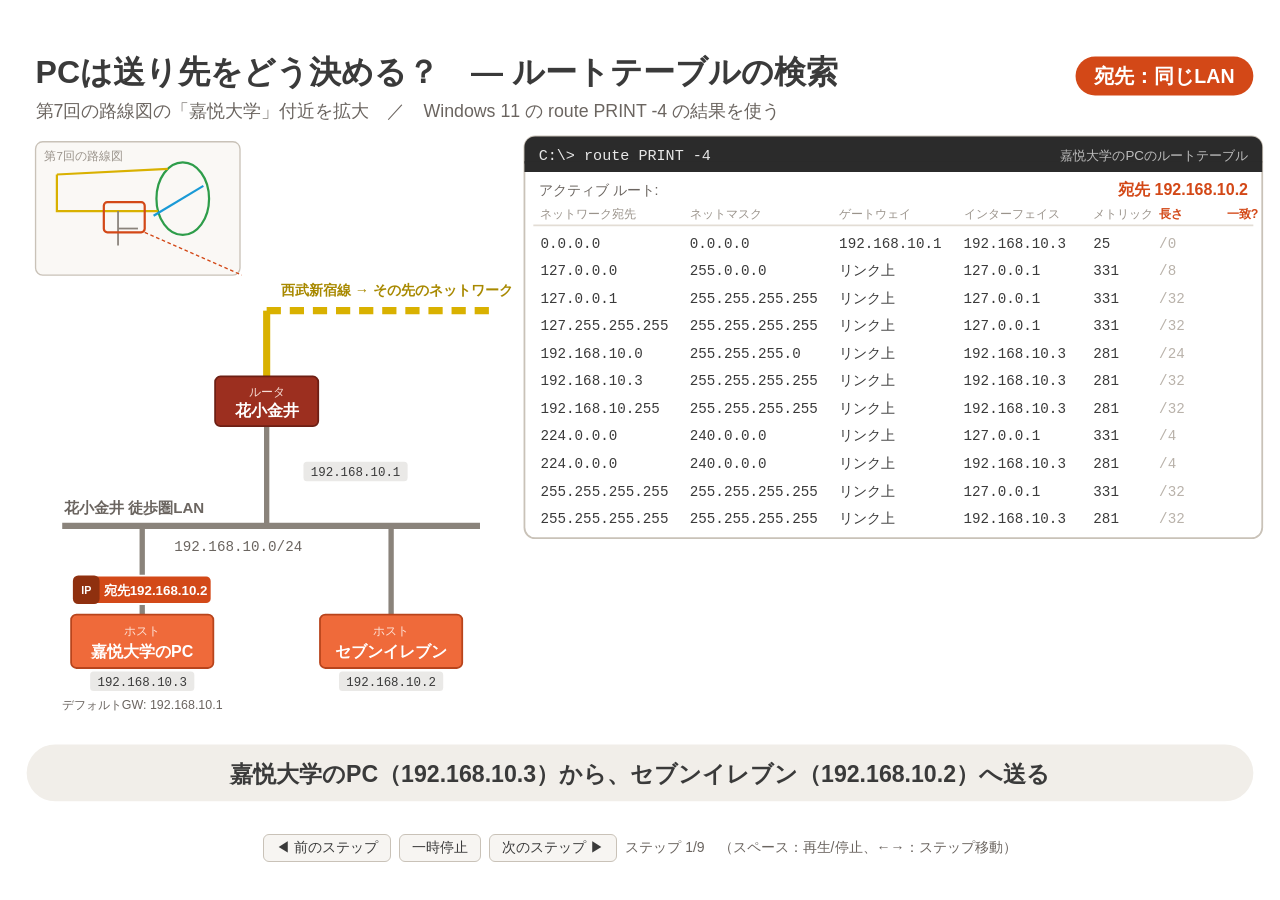
<file: animations/2026-08-RouteTable-Anime.html>
<!DOCTYPE html>
<html lang="ja">
<head>
<meta charset="utf-8">
<title>PCのルーティングテーブル検索アニメーション</title>
<style>
  html, body { margin: 0; background: #ffffff; }
  body { display: flex; flex-direction: column; justify-content: center; align-items: center; min-height: 100vh; }
  svg { width: 100vw; max-width: 1440px; height: auto; display: block;
        font-family: "Noto Sans CJK JP", "Hiragino Sans", "Hiragino Kaku Gothic ProN", "Meiryo", sans-serif; }
  #ctrl { display: flex; gap: 8px; align-items: center; margin: 6px 0 10px;
          font-family: "Hiragino Sans", "Meiryo", sans-serif; font-size: 14px; color: #6b6560; }
  #ctrl button { font-size: 14px; padding: 4px 12px; border: 1px solid #c9c2b8; background: #f7f5f2;
                 border-radius: 6px; cursor: pointer; color: #3a3a3a; }
  #ctrl button:hover { background: #efe9e2; }
  .hide { display: none !important; }
</style>
</head>
<body>
<svg id="stage" viewBox="0 0 1440 900" xmlns="http://www.w3.org/2000/svg">
  <defs>
    <filter id="glow" x="-60%" y="-60%" width="220%" height="220%">
      <feGaussianBlur stdDeviation="9" result="b"/>
      <feMerge><feMergeNode in="b"/><feMergeNode in="SourceGraphic"/></feMerge>
    </filter>
  </defs>

  <text x="40" y="62" font-size="36" font-weight="700" fill="#3a3a3a">PCは送り先をどう決める？　― ルートテーブルの検索</text>
  <text x="40" y="100" font-size="20" fill="#6b6560">第7回の路線図の「嘉悦大学」付近を拡大　／　Windows 11 の route PRINT -4 の結果を使う</text>
  <g id="scene-chip" transform="translate(1210,62)">
    <rect id="scene-chip-bg" x="0" y="-30" width="200" height="44" rx="22" fill="#D34817"/>
    <text id="scene-chip-t" x="100" y="0" text-anchor="middle" font-size="22" font-weight="700" fill="#fff"></text>
  </g>

  <g id="map"></g>
  <g id="panel"></g>
  <g id="calc"></g>
  <g id="packet-layer"></g>
  <g id="caption"></g>
</svg>
<div id="ctrl">
  <button id="b-prev">◀ 前のステップ</button>
  <button id="b-play">一時停止</button>
  <button id="b-next">次のステップ ▶</button>
  <span id="b-info"></span>
</div>

<script>
(function () {
  const NS = 'http://www.w3.org/2000/svg';
  const RED = '#D34817', RED_D = '#8f2f0e';
  const C = { seibu: '#d9b100', yama: '#2e9d4a', tozai: '#1a9ad6', lan: '#8a837b' };
  const MONO = 'Menlo, Consolas, "Courier New", monospace';
  const DUR = 36;
  const params = new URLSearchParams(location.search);

  function mk(tag, attrs, parent, text) {
    const e = document.createElementNS(NS, tag);
    for (const k in attrs) e.setAttribute(k, attrs[k]);
    if (text !== undefined) e.textContent = text;
    parent.appendChild(e); return e;
  }
  const $ = id => document.getElementById(id);
  const ease = x => x < 0 ? 0 : x > 1 ? 1 : x * x * (3 - 2 * x);
  const clamp01 = x => Math.max(0, Math.min(1, x));
  const lerp = (a, b, r) => a + (b - a) * r;
  const win = (t, a, b, f = 0.3) => clamp01((t - a) / f) * (1 - clamp01((t - b) / f));

  // ---------- IPv4 helpers ----------
  const ip2n = s => s.split('.').reduce((a, o) => a * 256 + (+o), 0);
  const n2ip = n => [24, 16, 8, 0].map(s => Math.floor(n / 2 ** s) % 256).join('.');
  const and = (a, b) => n2ip(ip2n(a).toString(2).padStart(32, '0').split('').map((c, i) => c === '1' && ip2n(b).toString(2).padStart(32, '0')[i] === '1' ? 1 : 0).reduce((x, y) => x * 2 + y, 0));
  const plen = m => ip2n(m).toString(2).replace(/0/g, '').length;

  // ---------- map (zoomed area around 嘉悦大学) ----------
  const map = $('map');
  // inset: whole 第7回 map, simplified
  (function inset() {
    const g = mk('g', { transform: 'translate(40,128)' }, map);
    mk('rect', { x: 0, y: 0, width: 230, height: 150, rx: 8, fill: '#faf8f5', stroke: '#c9c2b8', 'stroke-width': 1.5 }, g);
    mk('text', { x: 10, y: 20, 'font-size': 13, fill: '#9a938b' }, g, '第7回の路線図');
    const s = 0.16, ox = 0, oy = 0;
    const P = (x, y) => [ox + x * s, oy + y * s];
    const [ex, ey] = P(1035, 400);
    mk('ellipse', { cx: ex, cy: ey, rx: 185 * s, ry: 255 * s, fill: 'none', stroke: C.yama, 'stroke-width': 2.5 }, g);
    const a = P(150, 230), b = P(150, 487), c = P(860, 487), d = P(930, 190), h = P(580, 487), k = P(580, 730), v = P(720, 610);
    mk('polyline', { points: `${a} ${d}`, fill: 'none', stroke: C.seibu, 'stroke-width': 2.5 }, g);
    mk('polyline', { points: `${a} ${b} ${c}`, fill: 'none', stroke: C.seibu, 'stroke-width': 2.5 }, g);
    mk('polyline', { points: `${h} ${k}`, fill: 'none', stroke: C.lan, 'stroke-width': 2 }, g);
    mk('polyline', { points: `${h[0]},${v[1]} ${v}`, fill: 'none', stroke: C.lan, 'stroke-width': 2 }, g);
    mk('line', { x1: P(830, 520)[0], y1: P(830, 520)[1], x2: P(1180, 310)[0], y2: P(1180, 310)[1], stroke: C.tozai, 'stroke-width': 2.5 }, g);
    mk('rect', { x: h[0] - 16, y: h[1] - 10, width: 46, height: 34, rx: 4, fill: 'none', stroke: RED, 'stroke-width': 2.5 }, g);
    mk('line', { x1: h[0] + 30, y1: h[1] + 24, x2: 232, y2: 150, stroke: RED, 'stroke-width': 1.5, 'stroke-dasharray': '4 3' }, g);
  })();

  const N = {
    hana:   { x: 300, y: 420, kind: 'r', name: '花小金井' },
    kaetsu: { x: 160, y: 690, kind: 'h', name: '嘉悦大学のPC' },
    seven:  { x: 440, y: 690, kind: 'h', name: 'セブンイレブン' },
  };
  const BUS = 560;
  // uplink from 花小金井 to the rest (西武新宿線)
  mk('line', { x1: N.hana.x, y1: N.hana.y - 28, x2: N.hana.x, y2: 318, stroke: C.seibu, 'stroke-width': 8 }, map);
  mk('line', { x1: N.hana.x, y1: 318, x2: 560, y2: 318, stroke: C.seibu, 'stroke-width': 8, 'stroke-dasharray': '16 10' }, map);
  mk('text', { x: 316, y: 300, 'font-size': 16, 'font-weight': 700, fill: '#a88900' }, map, '西武新宿線 → その先のネットワーク');
  // LAN bus
  mk('line', { x1: 70, y1: BUS, x2: 540, y2: BUS, stroke: C.lan, 'stroke-width': 7 }, map);
  for (const k of ['hana', 'kaetsu', 'seven']) mk('line', { x1: N[k].x, y1: BUS, x2: N[k].x, y2: N[k].y + (k === 'hana' ? 28 : -30), stroke: C.lan, 'stroke-width': 6 }, map);
  mk('text', { x: 72, y: BUS - 14, 'font-size': 17, 'font-weight': 700, fill: '#6b6560' }, map, '花小金井 徒歩圏LAN');
  mk('text', { x: 196, y: BUS + 28, 'font-size': 16, fill: '#6b6560', 'font-family': MONO }, map, '192.168.10.0/24');

  const glows = {};
  for (const k in N) {
    const n = N[k], w = n.kind === 'r' ? 124 : 172;
    glows[k] = mk('rect', { x: n.x - w / 2, y: n.y - 38, width: w, height: 76, rx: 12, fill: '#f2b28f', opacity: 0, filter: 'url(#glow)' }, map);
  }
  for (const k in N) {
    const n = N[k];
    if (n.kind === 'r') {
      mk('rect', { x: n.x - 58, y: n.y - 28, width: 116, height: 56, rx: 6, fill: '#9c2f1f', stroke: '#6d1f14', 'stroke-width': 2 }, map);
      mk('text', { x: n.x, y: n.y - 6, 'text-anchor': 'middle', 'font-size': 14, fill: '#f6dcd4' }, map, 'ルータ');
      mk('text', { x: n.x, y: n.y + 17, 'text-anchor': 'middle', 'font-size': 18, 'font-weight': 700, fill: '#fff' }, map, n.name);
    } else {
      mk('rect', { x: n.x - 80, y: n.y - 30, width: 160, height: 60, rx: 6, fill: '#ef6a3a', stroke: '#b8441c', 'stroke-width': 2 }, map);
      mk('text', { x: n.x, y: n.y - 7, 'text-anchor': 'middle', 'font-size': 14, fill: '#fde3d8' }, map, 'ホスト');
      mk('text', { x: n.x, y: n.y + 18, 'text-anchor': 'middle', 'font-size': 18, 'font-weight': 700, fill: '#fff' }, map, n.name);
    }
  }
  function tag(x, y, t, col) {
    const w = t.length * 8.6 + 14;
    mk('rect', { x: x - w / 2, y: y - 12, width: w, height: 22, rx: 4, fill: col, opacity: 0.18 }, map);
    mk('text', { x, y: y + 4, 'text-anchor': 'middle', 'font-size': 14, fill: '#3a3a3a', 'font-family': MONO }, map, t);
  }
  tag(N.hana.x + 100, 500, '192.168.10.1', C.lan);
  tag(N.kaetsu.x, N.kaetsu.y + 46, '192.168.10.3', C.lan);
  tag(N.seven.x, N.seven.y + 46, '192.168.10.2', C.lan);
  mk('text', { x: N.kaetsu.x, y: N.kaetsu.y + 76, 'text-anchor': 'middle', 'font-size': 14, fill: '#6b6560' }, map, 'デフォルトGW: 192.168.10.1');

  // ---------- routing table panel ----------
  const ROUTES = [
    ['0.0.0.0', '0.0.0.0', '192.168.10.1', '192.168.10.3', '25'],
    ['127.0.0.0', '255.0.0.0', 'リンク上', '127.0.0.1', '331'],
    ['127.0.0.1', '255.255.255.255', 'リンク上', '127.0.0.1', '331'],
    ['127.255.255.255', '255.255.255.255', 'リンク上', '127.0.0.1', '331'],
    ['192.168.10.0', '255.255.255.0', 'リンク上', '192.168.10.3', '281'],
    ['192.168.10.3', '255.255.255.255', 'リンク上', '192.168.10.3', '281'],
    ['192.168.10.255', '255.255.255.255', 'リンク上', '192.168.10.3', '281'],
    ['224.0.0.0', '240.0.0.0', 'リンク上', '127.0.0.1', '331'],
    ['224.0.0.0', '240.0.0.0', 'リンク上', '192.168.10.3', '281'],
    ['255.255.255.255', '255.255.255.255', 'リンク上', '127.0.0.1', '331'],
    ['255.255.255.255', '255.255.255.255', 'リンク上', '192.168.10.3', '281'],
  ];
  const T = { x: 590, y: 122, w: 830, rowH: 31 };
  const COLX = [T.x + 18, T.x + 186, T.x + 354, T.x + 494, T.x + 640, T.x + 714, T.x + 790];
  const panel = $('panel');
  mk('rect', { x: T.x, y: T.y, width: T.w, height: 452, rx: 12, fill: '#ffffff', stroke: '#c9c2b8', 'stroke-width': 2 }, panel);
  mk('rect', { x: T.x, y: T.y, width: T.w, height: 40, rx: 12, fill: '#2b2b2b' }, panel);
  mk('rect', { x: T.x, y: T.y + 28, width: T.w, height: 12, fill: '#2b2b2b' }, panel);
  mk('text', { x: T.x + 16, y: T.y + 27, 'font-size': 17, fill: '#e8e8e8', 'font-family': MONO }, panel, 'C:\\> route PRINT -4');
  mk('text', { x: T.x + T.w - 16, y: T.y + 27, 'text-anchor': 'end', 'font-size': 15, fill: '#bdbdbd' }, panel, '嘉悦大学のPCのルートテーブル');
  const destLbl = mk('text', { x: T.x + T.w - 16, y: T.y + 66, 'text-anchor': 'end', 'font-size': 18, 'font-weight': 700, fill: RED }, panel, '');
  mk('text', { x: T.x + 16, y: T.y + 66, 'font-size': 16, fill: '#6b6560' }, panel, 'アクティブ ルート:');
  ['ネットワーク宛先', 'ネットマスク', 'ゲートウェイ', 'インターフェイス', 'メトリック', '長さ', '一致?'].forEach((h, i) =>
    mk('text', { x: COLX[i], y: T.y + 92, 'font-size': 14, fill: i >= 5 ? RED : '#9a938b', 'font-weight': i >= 5 ? 700 : 400 }, panel, h));
  mk('line', { x1: T.x + 10, y1: T.y + 100, x2: T.x + T.w - 10, y2: T.y + 100, stroke: '#e3ddd5', 'stroke-width': 2 }, panel);
  const rows = ROUTES.map((r, i) => {
    const y = T.y + 104 + i * T.rowH;
    const g = mk('g', {}, panel);
    const bg = mk('rect', { x: T.x + 8, y, width: T.w - 16, height: T.rowH - 3, rx: 5, fill: '#ffffff', stroke: 'none', 'stroke-width': 2.5 }, g);
    const cells = r.map((c, j) => mk('text', { x: COLX[j], y: y + 21, 'font-size': 16, fill: '#3a3a3a', 'font-family': MONO }, g, c));
    const len = mk('text', { x: COLX[5], y: y + 21, 'font-size': 16, fill: '#9a938b', 'font-family': MONO }, g, '/' + plen(r[1]));
    const m = mk('text', { x: COLX[6] + 18, y: y + 22, 'text-anchor': 'middle', 'font-size': 19, 'font-weight': 700, fill: '#9a938b' }, g, '');
    return { g, bg, cells, len, m };
  });

  // ---------- calc box ----------
  const calc = $('calc');
  const cg = mk('g', { opacity: 0 }, calc);
  mk('rect', { x: T.x, y: 592, width: T.w, height: 192, rx: 12, fill: '#faf8f5', stroke: '#c9c2b8', 'stroke-width': 2 }, cg);
  const cT = mk('text', { x: T.x + 20, y: 626, 'font-size': 17, 'font-weight': 700, fill: '#6b6560' }, cg, '');
  const cL = [0, 1, 2, 3].map(i => mk('text', { x: T.x + 20, y: 664 + i * 34, 'font-size': 20, fill: '#3a3a3a' }, cg, ''));

  // ---------- packet ----------
  const pkt = mk('g', { opacity: 0 }, $('packet-layer'));
  mk('rect', { x: -78, y: -16, width: 156, height: 32, rx: 6, fill: RED, stroke: '#ffffff', 'stroke-width': 2 }, pkt);
  mk('rect', { x: -78, y: -16, width: 30, height: 32, rx: 6, fill: RED_D }, pkt);
  mk('text', { x: -63, y: 5, 'text-anchor': 'middle', 'font-size': 12, 'font-weight': 700, fill: '#fff' }, pkt, 'IP');
  const pktT = mk('text', { x: 15, y: 6, 'text-anchor': 'middle', 'font-size': 15, 'font-weight': 700, fill: '#fff' }, pkt, '');

  // ---------- scenes ----------
  const park = k => [N[k].x, N[k].y - 58];
  const SCENES = [
    { dest: '192.168.10.2', who: 'セブンイレブン', chip: '宛先：同じLAN', t0: 0, s0: 2.2, st: 0.6, pick: 9.2, send: [12.2, 14.2],
      path: [park('kaetsu'), [N.kaetsu.x, BUS], [N.seven.x, BUS], park('seven')], arrive: 'seven', end: 16.5 },
    { dest: '10.1.0.20', who: '大手町オフィス', chip: '宛先：別のNW', t0: 16.5, s0: 18.2, st: 0.6, pick: 25.2, send: [28.2, 30.0],
      path: [park('kaetsu'), [N.kaetsu.x, BUS], [N.hana.x, BUS], [N.hana.x + 0, N.hana.y + 58]], arrive: 'hana',
      onward: [30.4, 31.8, [[N.hana.x, N.hana.y + 58], [N.hana.x, 318], [600, 318]]], end: DUR },
  ];
  SCENES.forEach(S => {
    S.match = ROUTES.map(r => and(S.dest, r[1]) === r[0]);
    let best = -1; S.match.forEach((m, i) => { if (m && (best < 0 || plen(ROUTES[i][1]) > plen(ROUTES[best][1]))) best = i; });
    S.best = best;
  });
  function pathLen(p) { const L = []; for (let i = 1; i < p.length; i++) L.push(Math.hypot(p[i][0] - p[i - 1][0], p[i][1] - p[i - 1][1])); return L; }
  function along(p, r) {
    const L = pathLen(p); let d = L.reduce((a, b) => a + b, 0) * r;
    for (let i = 0; i < L.length; i++) { if (d <= L[i]) { const q = d / L[i]; return [lerp(p[i][0], p[i + 1][0], q), lerp(p[i][1], p[i + 1][1], q)]; } d -= L[i]; }
    return p[p.length - 1];
  }

  // ---------- captions ----------
  const STEPS = [
    [0.0, '嘉悦大学のPC（192.168.10.3）から、セブンイレブン（192.168.10.2）へ送る'],
    [2.2, '① ルートテーブルを上から順に、全部の行と照らし合わせる'],
    [9.2, '② 一致したのは /0 と /24 の2行 → 一番長い /24 を採用（最長一致）'],
    [12.2, '③ ゲートウェイが「リンク上」＝同じLAN → 相手に直接届ける'],
    [16.5, '今度は大手町オフィス（10.1.0.20）へ送る'],
    [18.2, '④ 同じように全部の行と照らし合わせる'],
    [25.2, '⑤ 一致したのはデフォルトルート（0.0.0.0/0）だけ → ゲートウェイは 192.168.10.1'],
    [28.2, '⑥ デフォルトゲートウェイ（花小金井）に渡す。その先は花小金井の表で決まる'],
    [32.2, 'PCの表は「リンク上（直結）」と「デフォルト」でほぼすべての宛先をさばける'],
  ];
  const cap = $('caption');
  mk('rect', { x: 30, y: 806, width: 1380, height: 64, rx: 32, fill: '#f1eee9' }, cap);
  const capT = mk('text', { x: 720, y: 848, 'text-anchor': 'middle', 'font-size': 26, 'font-weight': 700, fill: '#3a3a3a' }, cap, '');
  const stepAt = t => { let s = 0; STEPS.forEach((x, i) => { if (t >= x[0]) s = i; }); return s; };

  // ---------- render(t) ----------
  window.render = function (t) {
    t = ((t % DUR) + DUR) % DUR;
    const S = t < SCENES[1].t0 ? SCENES[0] : SCENES[1];
    const fadeOut = 1 - clamp01((t - 35.2) / 0.6);
    const sceneFade = clamp01((t - S.t0) / 0.5) * (S === SCENES[0] ? 1 - clamp01((t - 15.8) / 0.6) : fadeOut);

    $('scene-chip-t').textContent = S.chip;
    destLbl.textContent = '宛先 ' + S.dest;
    destLbl.setAttribute('opacity', sceneFade);

    // rows
    const cur = Math.floor((t - S.s0) / S.st);
    const picked = t >= S.pick;
    rows.forEach((r, i) => {
      const done = t >= S.s0 + i * S.st + S.st * 0.55;
      const active = cur === i && t < S.pick;
      const m = S.match[i];
      let fill = '#ffffff', txt = '#3a3a3a', mark = '', mcol = '#9a938b', bold = 400;
      if (done) {
        if (m) { fill = '#fff2b3'; mark = '✓'; mcol = '#2e7d32'; }
        else { txt = '#b9b2aa'; mark = '×'; }
      }
      if (picked) {
        if (i === S.best) { fill = '#fbd9c8'; txt = '#3a3a3a'; mark = '採用'; mcol = RED; bold = 700; }
        else if (m) { fill = '#fff8d6'; }
      }
      r.bg.setAttribute('fill', fill);
      r.bg.setAttribute('stroke', active ? RED : 'none');
      r.cells.forEach(c => { c.setAttribute('fill', txt); c.setAttribute('font-weight', bold); });
      r.len.setAttribute('fill', done && m ? RED : '#b9b2aa');
      r.len.setAttribute('font-weight', done && m ? 700 : 400);
      r.m.textContent = mark; r.m.setAttribute('fill', mcol);
      r.m.setAttribute('font-size', mark === '採用' ? 16 : 19);
    });

    // calc box
    cg.setAttribute('opacity', sceneFade * clamp01((t - S.s0 + 0.3) / 0.3));
    if (t < S.pick) {
      const i = Math.max(0, Math.min(ROUTES.length - 1, cur));
      const r = ROUTES[i], res = and(S.dest, r[1]);
      cT.textContent = `${i + 1}行目を調べ中：宛先とネットマスクの AND をとって、ネットワーク宛先と比べる`;
      cL[0].textContent = `宛先 ${S.dest}  AND  ネットマスク ${r[1]}`;
      cL[1].textContent = `　＝ ${res}`;
      cL[2].textContent = S.match[i] ? `ネットワーク宛先 ${r[0]} と一致 ✓（候補 /${plen(r[1])}）` : `ネットワーク宛先 ${r[0]} と不一致 ×`;
      cL[2].setAttribute('fill', S.match[i] ? '#2e7d32' : '#9a938b');
      cL[3].textContent = '';
    } else {
      const cands = S.match.map((m, i) => m ? i : -1).filter(i => i >= 0);
      const b = ROUTES[S.best];
      cT.textContent = '結果：一致した行の中から、ネットマスクが一番長い行を選ぶ';
      cL[0].textContent = '一致した行： ' + cands.map(i => `${ROUTES[i][0]}/${plen(ROUTES[i][1])}`).join(' ,  ');
      cL[1].textContent = `採用： ${b[0]}/${plen(b[1])}　→ ゲートウェイ「${b[2]}」`;
      cL[2].textContent = b[2] === 'リンク上' ? '→ 同じLANの相手なので、直接 ' + S.dest + ' に送る' : '→ 別のネットワークなので、ルータ ' + b[2] + ' に預ける';
      cL[2].setAttribute('fill', RED);
      cL[3].textContent = S.best === 0 ? '（デフォルトルート /0 は、どの宛先とも一致する「最後の手段」）' : '';
    }
    [cL[1]].forEach(e => e.setAttribute('font-weight', t >= S.pick ? 700 : 400));

    // glows
    for (const k in glows) glows[k].setAttribute('opacity', 0);
    if (t >= S.s0 - 0.6 && t < S.send[0]) glows.kaetsu.setAttribute('opacity', 0.8 * sceneFade);
    const arr = win(t, S.send[1], S.end - 0.4);
    if (arr > 0) glows[S.arrive].setAttribute('opacity', 0.95 * arr);

    // packet
    pktT.textContent = '宛先' + S.dest;
    let pos = park('kaetsu');
    if (t >= S.send[0]) pos = along(S.path, ease((t - S.send[0]) / (S.send[1] - S.send[0])));
    let po = clamp01((t - S.t0 - 0.6) / 0.5) * sceneFade;
    if (S.onward && t >= S.onward[0]) {
      pos = along(S.onward[2], ease((t - S.onward[0]) / (S.onward[1] - S.onward[0])));
      po *= 1 - clamp01((t - S.onward[1] + 0.4) / 0.4);
    }
    pkt.setAttribute('transform', `translate(${pos[0]},${pos[1]})`);
    pkt.setAttribute('opacity', po);

    const s = stepAt(t);
    capT.textContent = STEPS[s][1];
    capT.setAttribute('opacity', (clamp01((t - STEPS[s][0]) / 0.3) + (t < 0.3 ? 1 : 0)) * fadeOut);
    capT.setAttribute('fill', s === 8 ? RED : '#3a3a3a');
    return s;
  };
  window.DURATION = DUR;

  // ---------- playback & controls ----------
  if (params.has('static')) {
    document.getElementById('ctrl').classList.add('hide');
    render(parseFloat(params.get('t') || '0'));
    return;
  }
  if (params.has('clean')) document.getElementById('ctrl').classList.add('hide');
  let playing = true, tNow = 0, last = performance.now();
  const info = $('b-info'), bPlay = $('b-play');
  function setPlay(p) { playing = p; bPlay.textContent = p ? '一時停止' : '再生'; }
  function jump(dir) {
    const s = stepAt(tNow % DUR);
    const target = dir > 0 ? (s + 1) % STEPS.length : (tNow % DUR - STEPS[s][0] > 0.8 ? s : (s - 1 + STEPS.length) % STEPS.length);
    tNow = STEPS[target][0] + 0.01;
  }
  $('b-prev').onclick = () => jump(-1);
  $('b-next').onclick = () => jump(1);
  bPlay.onclick = () => setPlay(!playing);
  document.addEventListener('keydown', e => {
    if (e.key === ' ') { setPlay(!playing); e.preventDefault(); }
    if (e.key === 'ArrowRight') jump(1);
    if (e.key === 'ArrowLeft') jump(-1);
  });
  (function loop(now) {
    if (playing) tNow += (now - last) / 1000;
    last = now;
    const s = render(tNow);
    info.textContent = `ステップ ${s + 1}/${STEPS.length}　（スペース：再生/停止、←→：ステップ移動）`;
    requestAnimationFrame(loop);
  })(last);
})();
</script>
</body>
</html>
</file>
<file: http-exp/css/style.css>
/* ネットワーク観察ラボ 共通スタイル */
:root { --ink:#2b2b2b; --muted:#6b6560; --accent:#c4471b; --bg:#ffffff; --panel:#f4f1ec; --line:#ddd6cc; }
* { box-sizing: border-box; }
body { margin:0; background:var(--bg); color:var(--ink);
  font-family: "Hiragino Sans","Hiragino Kaku Gothic ProN","Meiryo","Yu Gothic",sans-serif; line-height:1.75; }
main { max-width: 760px; margin: 0 auto; padding: 32px 20px 64px; }
h1 { font-size: 1.6rem; margin: 0 0 4px; }
h2 { font-size: 1.15rem; margin: 2em 0 .5em; padding-bottom: 4px; border-bottom: 1px solid var(--line); }
.lead { color: var(--muted); margin-top: 0; }
.panel { background: var(--panel); border-radius: 8px; padding: 14px 18px; margin: 1em 0; }
.panel h3 { margin: 0 0 4px; font-size: 1rem; color: var(--accent); }
a { color: #1f5fa8; }
code { background: var(--panel); padding: 1px 6px; border-radius: 4px; font-size: .92em; }
img { max-width: 100%; height: auto; }
footer { margin-top: 48px; color: var(--muted); font-size: .85rem; }
</file>
<file: css/style.css>
/* ネットワーク観察ラボ 共通スタイル */
:root { --ink:#2b2b2b; --muted:#6b6560; --accent:#c4471b; --bg:#ffffff; --panel:#f4f1ec; --line:#ddd6cc; }
* { box-sizing: border-box; }
body { margin:0; background:var(--bg); color:var(--ink);
  font-family: "Hiragino Sans","Hiragino Kaku Gothic ProN","Meiryo","Yu Gothic",sans-serif; line-height:1.75; }
main { max-width: 760px; margin: 0 auto; padding: 32px 20px 64px; }
h1 { font-size: 1.6rem; margin: 0 0 4px; }
h2 { font-size: 1.15rem; margin: 2em 0 .5em; padding-bottom: 4px; border-bottom: 1px solid var(--line); }
.lead { color: var(--muted); margin-top: 0; }
.panel { background: var(--panel); border-radius: 8px; padding: 14px 18px; margin: 1em 0; }
.panel h3 { margin: 0 0 4px; font-size: 1rem; color: var(--accent); }
a { color: #1f5fa8; }
code { background: var(--panel); padding: 1px 6px; border-radius: 4px; font-size: .92em; }
img { max-width: 100%; height: auto; }
footer { margin-top: 48px; color: var(--muted); font-size: .85rem; }
</file>
